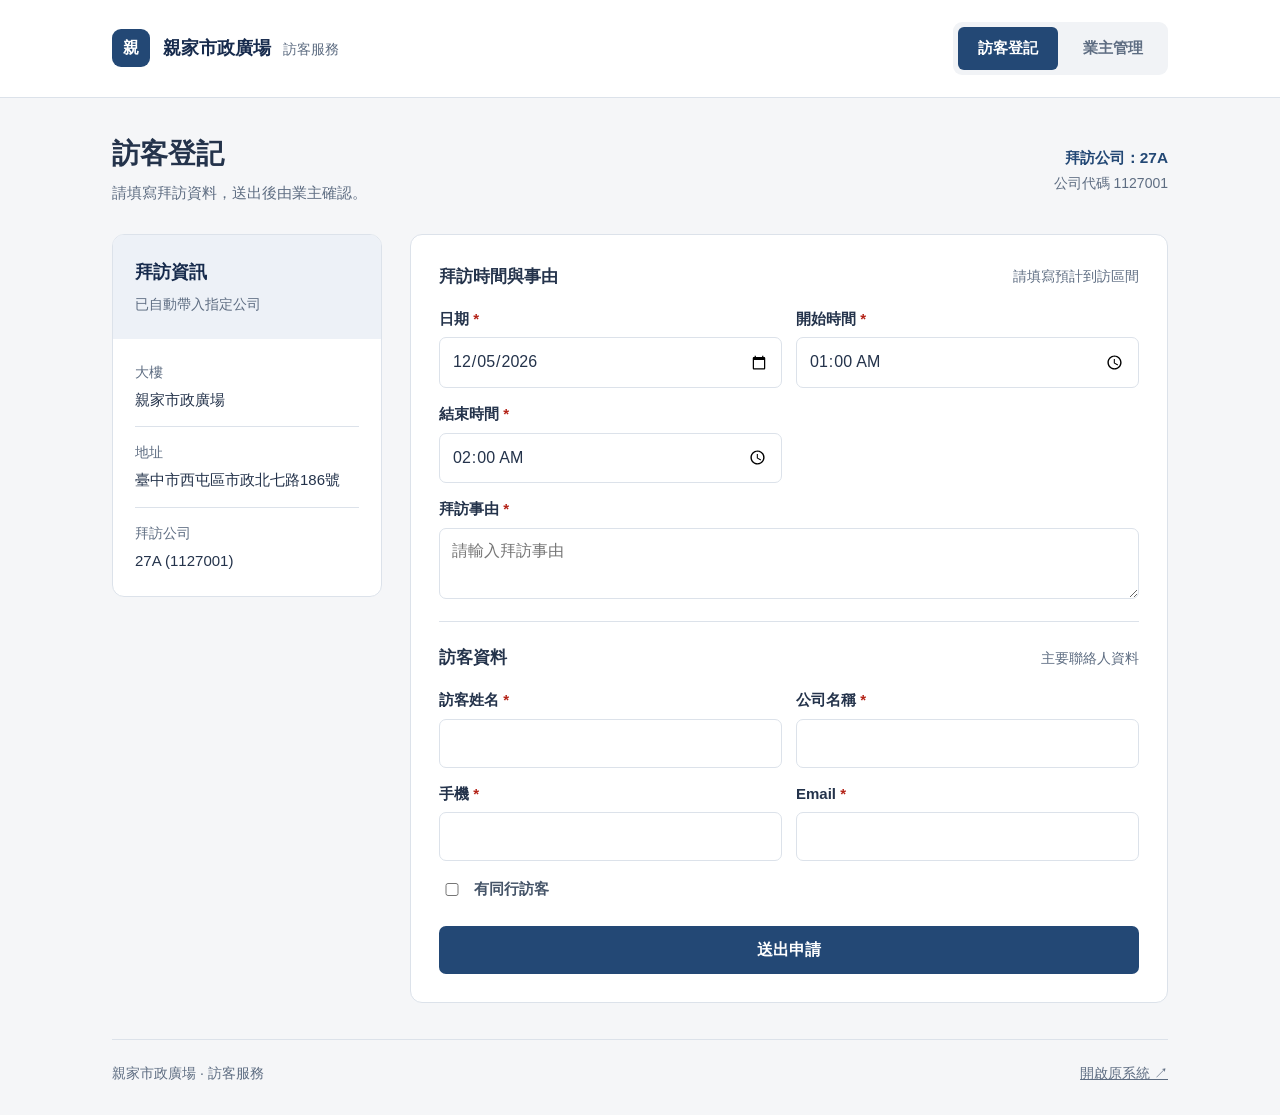
<file: index.html>
<!DOCTYPE html>
<html lang="zh-Hant">
<head>
  <meta charset="UTF-8">
  <meta name="viewport" content="width=device-width, initial-scale=1.0">
  <title>訪客登記｜親家市政廣場</title>
  <style>
    :root {
      color-scheme: light;
      --bg: #f4f7fb;
      --surface: #ffffff;
      --surface-2: #eef4f8;
      --text: #152033;
      --muted: #617084;
      --line: #d8e1ea;
      --field: #fbfcfe;
      --primary: #176b87;
      --primary-dark: #0f4c5c;
      --accent: #d56a3d;
      --danger: #bd2f2f;
      --success: #1f7a4d;
      --shadow: 0 18px 45px rgba(21, 32, 51, .09);
      --radius: 8px;
    }

    * { box-sizing: border-box; }

    body {
      margin: 0;
      min-height: 100vh;
      font-family: -apple-system, BlinkMacSystemFont, "Segoe UI", "Noto Sans TC", sans-serif;
      background:
        linear-gradient(180deg, rgba(23, 107, 135, .08), transparent 280px),
        var(--bg);
      color: var(--text);
    }

    button, input, select, textarea { font: inherit; }

    .page {
      width: min(1180px, 100%);
      margin: 0 auto;
      padding: 28px;
    }

    .topbar {
      display: flex;
      align-items: flex-end;
      justify-content: space-between;
      gap: 20px;
      margin-bottom: 18px;
    }

    .title-group h1 {
      margin: 0;
      font-size: clamp(1.5rem, 2.4vw, 2.3rem);
      line-height: 1.15;
      letter-spacing: 0;
    }

    .title-group p {
      margin: 8px 0 0;
      color: var(--muted);
      font-size: .96rem;
    }

    .company-pill {
      display: inline-flex;
      flex-direction: column;
      align-items: flex-end;
      gap: 2px;
      padding: 10px 14px;
      border: 1px solid rgba(23, 107, 135, .22);
      border-radius: var(--radius);
      background: rgba(255, 255, 255, .78);
      color: var(--primary-dark);
      white-space: nowrap;
    }

    .company-pill strong { font-size: .96rem; }
    .company-pill span { font-size: .8rem; color: var(--muted); }

    .layout {
      display: grid;
      grid-template-columns: 330px minmax(0, 1fr);
      gap: 20px;
      align-items: start;
    }

    .panel {
      background: var(--surface);
      border: 1px solid var(--line);
      border-radius: var(--radius);
      box-shadow: var(--shadow);
    }

    .summary {
      position: sticky;
      top: 18px;
      overflow: hidden;
    }

    .summary-head {
      padding: 20px;
      background: linear-gradient(135deg, var(--primary-dark), var(--primary));
      color: #fff;
    }

    .summary-head h2 {
      margin: 0;
      font-size: 1.14rem;
      letter-spacing: 0;
    }

    .summary-head p {
      margin: 6px 0 0;
      color: rgba(255, 255, 255, .78);
      font-size: .9rem;
    }

    .summary-list {
      display: grid;
      gap: 14px;
      padding: 18px 20px 20px;
    }

    .summary-item {
      display: grid;
      gap: 4px;
      padding-bottom: 14px;
      border-bottom: 1px solid var(--line);
    }

    .summary-item:last-child {
      padding-bottom: 0;
      border-bottom: 0;
    }

    .summary-item span {
      color: var(--muted);
      font-size: .78rem;
    }

    .summary-item strong {
      font-size: .98rem;
      font-weight: 700;
      overflow-wrap: anywhere;
    }

    .form-panel { padding: 22px; }

    .section {
      padding: 0 0 22px;
      margin-bottom: 22px;
      border-bottom: 1px solid var(--line);
    }

    .section:last-of-type {
      padding-bottom: 0;
      margin-bottom: 0;
      border-bottom: 0;
    }

    .section-title {
      display: flex;
      align-items: center;
      justify-content: space-between;
      gap: 16px;
      margin-bottom: 16px;
    }

    .section-title h2 {
      margin: 0;
      font-size: 1.05rem;
      letter-spacing: 0;
    }

    .section-title span {
      color: var(--muted);
      font-size: .82rem;
      white-space: nowrap;
    }

    .grid {
      display: grid;
      grid-template-columns: repeat(2, minmax(0, 1fr));
      gap: 14px;
    }

    .field { display: grid; gap: 6px; }
    .field.full { grid-column: 1 / -1; }

    label {
      color: #465569;
      font-size: .82rem;
      font-weight: 700;
    }

    .req { color: var(--danger); }

    input, select, textarea {
      width: 100%;
      min-height: 44px;
      border: 1px solid #cfd9e4;
      border-radius: var(--radius);
      background: var(--field);
      color: var(--text);
      padding: 10px 12px;
      outline: none;
      transition: border-color .18s ease, box-shadow .18s ease, background .18s ease;
    }

    textarea {
      min-height: 96px;
      line-height: 1.55;
      resize: vertical;
    }

    input:focus, select:focus, textarea:focus {
      border-color: var(--primary);
      background: #fff;
      box-shadow: 0 0 0 4px rgba(23, 107, 135, .13);
    }

    input[readonly] {
      background: #eef3f7;
      color: #44546a;
    }

    select:disabled {
      color: var(--muted);
      background: #eef3f7;
    }

    .inline-check {
      display: inline-flex;
      align-items: center;
      gap: 10px;
      margin-top: 16px;
      color: #465569;
      font-weight: 700;
    }

    .inline-check input {
      width: 18px;
      min-height: 18px;
      accent-color: var(--primary);
    }

    .companions {
      display: grid;
      gap: 12px;
      margin-top: 14px;
    }

    .visitor-card {
      position: relative;
      padding: 16px;
      border: 1px solid var(--line);
      border-radius: var(--radius);
      background: var(--surface-2);
    }

    .visitor-card h3 {
      margin: 0 34px 12px 0;
      font-size: .95rem;
    }

    .icon-button {
      position: absolute;
      top: 10px;
      right: 10px;
      width: 32px;
      height: 32px;
      border: 1px solid transparent;
      border-radius: var(--radius);
      background: transparent;
      color: var(--muted);
      cursor: pointer;
    }

    .icon-button:hover {
      border-color: rgba(189, 47, 47, .2);
      background: rgba(189, 47, 47, .08);
      color: var(--danger);
    }

    .secondary-button, .submit-button, .back-button {
      min-height: 46px;
      border: 0;
      border-radius: var(--radius);
      cursor: pointer;
      font-weight: 800;
    }

    .secondary-button {
      width: 100%;
      border: 1px dashed rgba(23, 107, 135, .45);
      background: #f7fbfd;
      color: var(--primary-dark);
    }

    .secondary-button:hover { background: #edf7fb; }

    .actions {
      display: grid;
      gap: 12px;
      margin-top: 22px;
    }

    .submit-button, .back-button {
      width: 100%;
      background: var(--primary);
      color: #fff;
    }

    .submit-button:hover, .back-button:hover { background: var(--primary-dark); }
    .submit-button:disabled { cursor: wait; opacity: .65; }

    .error {
      display: none;
      border: 1px solid rgba(189, 47, 47, .2);
      border-radius: var(--radius);
      background: #fff3f1;
      color: var(--danger);
      padding: 10px 12px;
      font-weight: 700;
    }

    .error.show { display: block; }

    .status {
      display: none;
      align-items: center;
      gap: 10px;
      color: var(--muted);
      font-weight: 700;
    }

    .status.show { display: flex; }

    .spinner {
      width: 20px;
      height: 20px;
      border: 3px solid #cdd8e2;
      border-top-color: var(--primary);
      border-radius: 50%;
      animation: spin .7s linear infinite;
    }

    .result {
      display: none;
      padding: 42px 22px;
      text-align: center;
    }

    .result.show { display: block; }

    .result-mark {
      width: 58px;
      height: 58px;
      display: grid;
      place-items: center;
      margin: 0 auto 16px;
      border-radius: 50%;
      background: rgba(31, 122, 77, .12);
      color: var(--success);
      font-size: 2rem;
      font-weight: 900;
    }

    .result h2 {
      margin: 0;
      color: var(--success);
      font-size: 1.35rem;
    }

    .result p {
      margin: 8px auto 22px;
      max-width: 420px;
      color: var(--muted);
    }

    .hidden { display: none !important; }

    @keyframes spin { to { transform: rotate(360deg); } }

    @media (max-width: 860px) {
      .page { padding: 18px; }
      .topbar { align-items: stretch; flex-direction: column; }
      .company-pill { align-items: flex-start; white-space: normal; }
      .layout { grid-template-columns: 1fr; }
      .summary { position: static; }
      .summary-list { grid-template-columns: repeat(2, minmax(0, 1fr)); }
    }

    @media (max-width: 620px) {
      .page { padding: 14px; }
      .form-panel { padding: 16px; }
      .summary-list, .grid { grid-template-columns: 1fr; }
      .section-title { align-items: flex-start; flex-direction: column; gap: 4px; }
      .section-title span { white-space: normal; }
    }
  </style>
<meta name="description" content="親家市政廣場訪客服務：訪客登記、業主登入與申請確認。"><link rel="icon" href="./favicon.svg" type="image/svg+xml"><link rel="stylesheet" href="./style.css"></head>
<body><header class="site-header"><div class="site-head-inner"><a class="site-brand" href="./index.html"><span class="brand-mark" aria-hidden="true">親</span><span>親家市政廣場<span class="brand-sub">訪客服務</span></span></a><nav class="site-nav" aria-label="服務分頁"><a href="./index.html" aria-current="page">訪客登記</a><a href="./owner.html">業主管理</a></nav></div></header>
  <main class="page">
    <header class="topbar">
      <div class="title-group">
        <h1>訪客登記</h1>
        <p>請填寫拜訪資料，送出後由業主確認。</p>
      </div>
      <div class="company-pill" aria-label="預設拜訪公司">
        <strong>拜訪公司：27A</strong>
        <span>公司代碼 1127001</span>
      </div>
    </header>

    <div class="layout" id="formSection">
      <aside class="panel summary">
        <div class="summary-head">
          <h2>拜訪資訊</h2>
          <p>已自動帶入指定公司</p>
        </div>
        <div class="summary-list">
          <div class="summary-item">
            <span>大樓</span>
            <strong>親家市政廣場</strong>
          </div>
          <div class="summary-item">
            <span>地址</span>
            <strong>臺中市西屯區市政北七路186號</strong>
          </div>
          <div class="summary-item">
            <span>拜訪公司</span>
            <strong id="summaryCompany">27A (1127001)</strong>
          </div>
        </div>
      </aside>

      <section class="panel form-panel">
        <form id="visitorForm" novalidate>
          <section class="section">
            <div class="section-title">
              <h2>拜訪時間與事由</h2>
              <span>請填寫預計到訪區間</span>
            </div>
            <div class="grid">
              <div class="field">
                <label for="visitDate">日期 <span class="req">*</span></label>
                <input id="visitDate" type="date" required>
              </div>
              <div class="field">
                <label for="startTime">開始時間 <span class="req">*</span></label>
                <input id="startTime" type="time" required>
              </div>
              <div class="field">
                <label for="endTime">結束時間 <span class="req">*</span></label>
                <input id="endTime" type="time" required>
              </div>
              <div class="field full">
                <label for="reason">拜訪事由 <span class="req">*</span></label>
                <textarea id="reason" maxlength="250" placeholder="請輸入拜訪事由" required></textarea>
              </div>
            </div>
          </section>

          <section class="section">
            <div class="section-title">
              <h2>訪客資料</h2>
              <span>主要聯絡人資料</span>
            </div>
            <div class="grid">
              <div class="field">
                <label for="visitorName">訪客姓名 <span class="req">*</span></label>
                <input id="visitorName" type="text" maxlength="20" autocomplete="name" required>
              </div>
              <div class="field">
                <label for="visitorCompany">公司名稱 <span class="req">*</span></label>
                <input id="visitorCompany" type="text" maxlength="20" autocomplete="organization" required>
              </div>
              <div class="field">
                <label for="visitorMobile">手機 <span class="req">*</span></label>
                <input id="visitorMobile" type="tel" inputmode="tel" autocomplete="tel" required>
              </div>
              <div class="field">
                <label for="visitorEmail">Email <span class="req">*</span></label>
                <input id="visitorEmail" type="email" autocomplete="email" required>
              </div>
            </div>

            <label class="inline-check">
              <input id="hasCompanions" type="checkbox">
              有同行訪客
            </label>

            <div id="companionsWrap" class="companions hidden">
              <div id="companionsList" class="companions"></div>
              <button class="secondary-button" id="addCompanion" type="button">新增同行訪客</button>
            </div>
          </section>

          <div class="actions">
            <div class="error" id="formError"></div>
            <div class="status" id="statusLine">
              <span class="spinner"></span>
              <span id="statusText">處理中</span>
            </div>
            <button class="submit-button" id="submitButton" type="submit">送出申請</button>
          </div>
        </form>
      </section>
    </div>

    <section class="panel result" id="resultSection">
      <div class="result-mark">✓</div>
      <h2>申請已送出</h2>
      <p>系統已收到訪客通行申請，請等待管理單位審核。</p>
      <button class="back-button" id="newApplication" type="button">填寫下一筆</button>
    </section>
  </main>

  <script>
    const API_BASE = 'https://vas-api.pss-group-prod.com/vas-pss/api/v1';
    const DEFAULT_VISIT = {
      buildingNo: 'IC0481',
      buildingName: '親家市政廣場',
      enterpriseId: '1127001',
      enterpriseName: '27A',
      enterpriseDisplay: '27A (1127001)',
      hostName: 'qr_code@wdkingtech.com',
      hostEmail: 'qr_code@wdkingtech.com'
    };

    let guestToken = '';
    let companionCount = 0;
    let isSubmitting = false;

    const $ = id => document.getElementById(id);
    const emailPattern = /^[^\s@]+@[^\s@]+\.[^\s@]+$/;

    function setStatus(message, active) {
      $('statusText').textContent = message;
      $('statusLine').classList.toggle('show', active);
      $('submitButton').disabled = active;
    }

    function showError(message) {
      $('formError').textContent = message;
      $('formError').classList.add('show');
    }

    function clearError() {
      $('formError').textContent = '';
      $('formError').classList.remove('show');
    }

    function pad2(number) {
      return String(number).padStart(2, '0');
    }

    function escapeHtml(value) {
      const div = document.createElement('div');
      div.textContent = value || '';
      return div.innerHTML;
    }

    function formatDateTime(date, time) {
      const value = new Date(`${date}T${time}:00`);
      return `${value.getFullYear()}-${pad2(value.getMonth() + 1)}-${pad2(value.getDate())} ${pad2(value.getHours())}:${pad2(value.getMinutes())}:00`;
    }

    async function apiFetch(path, options = {}) {
      const response = await fetch(`${API_BASE}/${path}`, {
        ...options,
        headers: {
          'Content-Type': 'application/json',
          ...(options.headers || {})
        }
      });
      const data = await response.json();
      if (!response.ok) throw new Error(data.ReturnMsg || `HTTP ${response.status}`);
      return data;
    }

    async function ensureGuestToken() {
      if (guestToken) return guestToken;
      const data = await apiFetch('vas/guest');
      if (data.ReturnCode !== '0' || !data.AccessToken) {
        throw new Error(data.ReturnMsg || '無法取得訪客權限');
      }
      guestToken = data.AccessToken;
      return guestToken;
    }

    function fillDefaultTime() {
      const now = new Date();
      const startHour = Math.min(now.getHours() + 1, 23);
      const endHour = Math.min(now.getHours() + 2, 23);
      $('visitDate').value = `${now.getFullYear()}-${pad2(now.getMonth()+1)}-${pad2(now.getDate())}`;
      $('startTime').value = `${pad2(startHour)}:00`;
      $('endTime').value = `${pad2(endHour)}:00`;
    }

    function addCompanionCard() {
      companionCount += 1;
      const card = document.createElement('div');
      card.className = 'visitor-card';
      card.dataset.companion = String(companionCount);
      card.innerHTML = `
        <button class="icon-button" type="button" aria-label="移除同行訪客">×</button>
        <h3>同行訪客 #${companionCount}</h3>
        <div class="grid">
          <div class="field">
            <label>姓名 <span class="req">*</span></label>
            <input class="companion-name" type="text" maxlength="20">
          </div>
          <div class="field">
            <label for="visitorCompany">公司名稱 <span class="req">*</span></label>
            <input class="companion-company" type="text" maxlength="20">
          </div>
          <div class="field">
            <label for="visitorMobile">手機 <span class="req">*</span></label>
            <input class="companion-mobile" type="tel" inputmode="tel">
          </div>
          <div class="field">
            <label for="visitorEmail">Email <span class="req">*</span></label>
            <input class="companion-email" type="email">
          </div>
        </div>
      `;
      card.querySelector('.icon-button').addEventListener('click', () => {
        card.remove();
        reindexCompanions();
      });
      $('companionsList').appendChild(card);
    }

    function reindexCompanions() {
      [...$('companionsList').querySelectorAll('.visitor-card')].forEach((card, index) => {
        card.querySelector('h3').textContent = `同行訪客 #${index + 1}`;
      });
      companionCount = $('companionsList').querySelectorAll('.visitor-card').length;
    }

    function collectCompanions(defaultCompany) {
      return [...$('companionsList').querySelectorAll('.visitor-card')]
        .map(card => ({
          VisitorName: card.querySelector('.companion-name').value.trim(),
          VisitorCompany: card.querySelector('.companion-company').value.trim() || defaultCompany,
          VisitorPhone: card.querySelector('.companion-mobile').value.trim(),
          VisitorEmail: card.querySelector('.companion-email').value.trim()
        }))
        .filter(visitor => visitor.VisitorName);
    }

    function validate(values) {
      if (!values.visitDate) return '請選擇日期';
      if (!values.startTime) return '請選擇開始時間';
      if (!values.endTime) return '請選擇結束時間';
      if (values.startTime >= values.endTime) return '結束時間必須晚於開始時間';
      if (!values.reason) return '請填寫拜訪事由';
      if (!values.visitorName) return '請填寫訪客姓名';
      if (!values.visitorCompany) return '請填寫訪客公司';
      if (!values.visitorMobile) return '請填寫訪客手機';
      if (!emailPattern.test(values.visitorEmail)) return '請填寫正確的訪客 Email';
      return '';
    }

    async function handleSubmit(event) {
      event.preventDefault();
      if (isSubmitting) return;
      clearError();

      const values = {
        visitDate: $('visitDate').value,
        startTime: $('startTime').value,
        endTime: $('endTime').value,
        reason: $('reason').value.trim(),
        visitorName: $('visitorName').value.trim(),
        visitorCompany: $('visitorCompany').value.trim(),
        visitorMobile: $('visitorMobile').value.trim(),
        visitorEmail: $('visitorEmail').value.trim()
      };

      const validationMessage = validate(values);
      if (validationMessage) {
        showError(validationMessage);
        return;
      }

      isSubmitting = true;
      setStatus('送出申請中', true);

      try {
        const token = await ensureGuestToken();
        const visitors = [{
          VisitorNo: 1,
          VisitorName: values.visitorName,
          VisitorCompany: values.visitorCompany,
          VisitorPhone: values.visitorMobile,
          VisitorEmail: values.visitorEmail
        }];

        if ($('hasCompanions').checked) {
          collectCompanions(values.visitorCompany).forEach(visitor => {
            visitors.push({ VisitorNo: visitors.length + 1, ...visitor });
          });
        }

        const payload = {
          ApplyNo: String(Date.now()),
          BuildingNo: DEFAULT_VISIT.buildingNo,
          EnterpriseId: DEFAULT_VISIT.enterpriseId,
          EmpName: DEFAULT_VISIT.hostName,
          EmpEmail: DEFAULT_VISIT.hostEmail,
          VisitorCompany: values.visitorCompany,
          VisitorCount: visitors.length,
          VisitorStartTime: formatDateTime(values.visitDate, values.startTime),
          VisitorEndTime: formatDateTime(values.visitDate, values.endTime),
          VisitorReason: values.reason,
          VisitorStatus: 'A',
          VisitorList: visitors
        };

        const result = await apiFetch('vas/visitor-application', {
          method: 'POST',
          body: JSON.stringify(payload),
          headers: { Authorization: `Bearer ${token}` }
        });

        if (result.ReturnCode !== '0') {
          throw new Error(result.ReturnMsg || '送出失敗');
        }

        $('formSection').classList.add('hidden');
        $('resultSection').classList.add('show');
        window.scrollTo({ top: 0, behavior: 'smooth' });
      } catch (error) {
        showError(`送出失敗：${error.message}`);
      } finally {
        isSubmitting = false;
        setStatus('', false);
      }
    }

    function resetForm() {
      $('visitorForm').reset();
      clearError();
      $('companionsList').innerHTML = '';
      $('companionsWrap').classList.add('hidden');
      companionCount = 0;
      fillDefaultTime();
      $('formSection').classList.remove('hidden');
      $('resultSection').classList.remove('show');
      window.scrollTo({ top: 0, behavior: 'smooth' });
    }

    $('hasCompanions').addEventListener('change', event => {
      const enabled = event.target.checked;
      $('companionsWrap').classList.toggle('hidden', !enabled);
      if (enabled && !$('companionsList').children.length) addCompanionCard();
      if (!enabled) {
        $('companionsList').innerHTML = '';
        companionCount = 0;
      }
    });

    $('addCompanion').addEventListener('click', addCompanionCard);
    $('visitorForm').addEventListener('submit', handleSubmit);
    $('newApplication').addEventListener('click', resetForm);

    $('summaryCompany').textContent = escapeHtml(DEFAULT_VISIT.enterpriseDisplay);
    fillDefaultTime();
  </script>
<footer class="site-footer"><span>親家市政廣場 · 訪客服務</span><a href="https://shanehuang-bit.github.io/qrcode/" target="_blank" rel="noopener noreferrer">開啟原系統 ↗</a></footer></body>
</html>
</file>
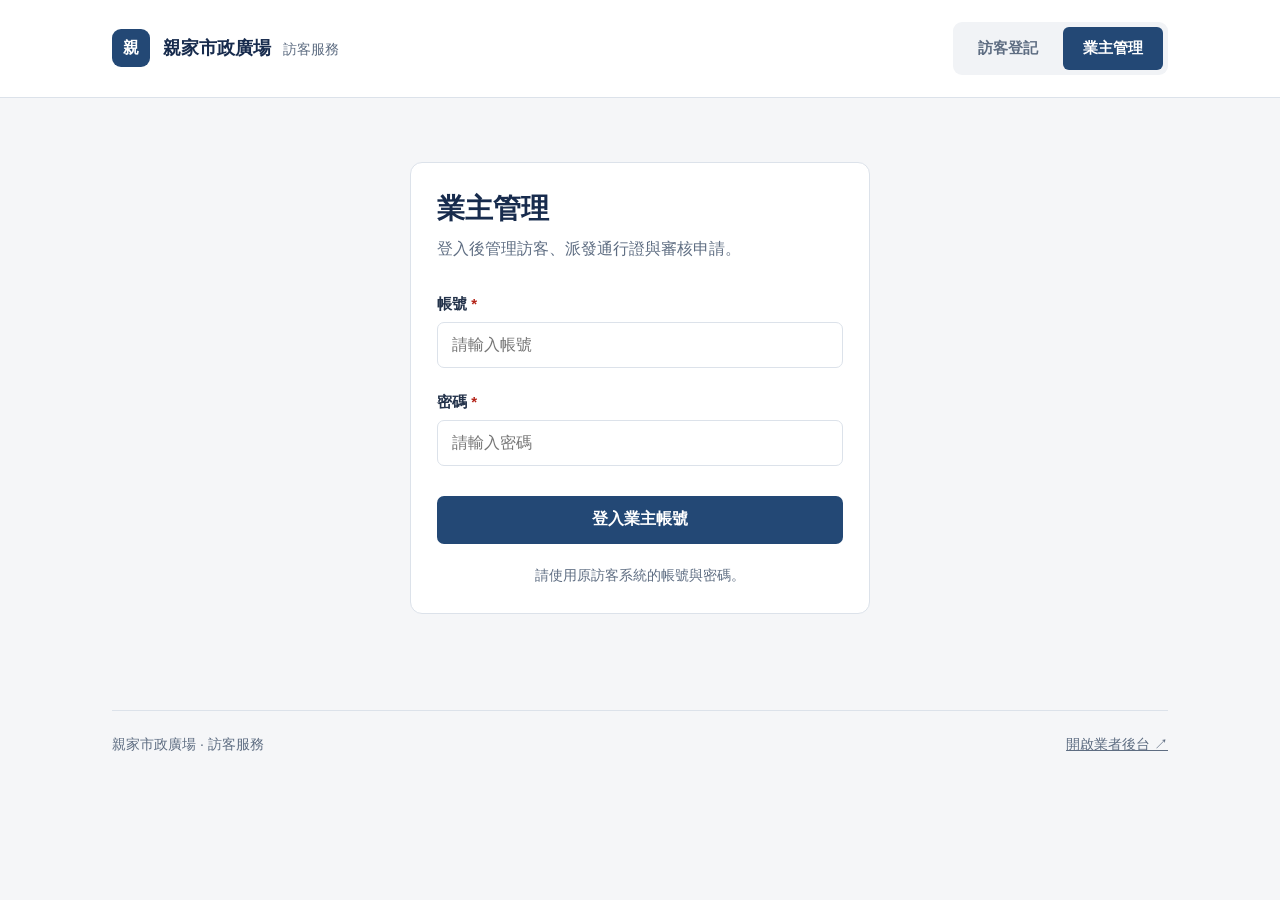
<file: owner.html>
<!DOCTYPE html>
<html lang="zh-TW" data-bs-theme="light">
<head>
<meta charset="UTF-8">
<meta name="viewport" content="width=device-width, initial-scale=1.0">
<title>業主管理｜親家市政廣場</title>
<style>
500;600;700&display=swap');
:root {
  --theme: #249d79;
  --bg: #1d2835;
  --bg-2: #232f3d;
  --bg-input: #1a2431;
  --border: #35434a;
  --text: #a8b6bc;
  --text-heading: #ffffff;
  --text-muted: #798e98;
  --danger: #e00000;
  --success: #148922;
}
*, *::before, *::after { box-sizing: border-box; margin: 0; padding: 0; }
body {
  font-family: 'Chakra Petch', 'Inter', sans-serif;
  background: radial-gradient(1200px 600px at 80% -10%, rgba(36,157,121,.12), transparent 60%),
              radial-gradient(900px 500px at 0% 110%, rgba(36,157,121,.08), transparent 55%), var(--bg);
  color: var(--text); min-height: 100vh;
}
.container { max-width: 960px; margin: 0 auto; padding: 24px; }

/* ===== Cards ===== */
.card {
  background: var(--bg-2); border: 1px solid var(--border); border-radius: 12px;
  box-shadow: 0 4px 20px rgba(0,0,0,.3); padding: 28px; margin-bottom: 20px;
  transition: box-shadow .2s;
}
.card:hover { box-shadow: 0 4px 24px rgba(0,0,0,.4); }

/* ===== Typography ===== */
h1 { font-size: 22px; font-weight: 700; letter-spacing: .5px; color: var(--text-heading); text-transform: uppercase; }
h2 {
  font-size: 13px; font-weight: 600; color: var(--text-heading); margin-bottom: 16px;
  padding-bottom: 10px; border-bottom: 1px solid var(--border);
  display: flex; align-items: center; gap: 8px; text-transform: uppercase; letter-spacing: .5px;
}
h2::before {
  content: ''; display: inline-block; width: 3px; height: 16px;
  background: var(--theme); border-radius: 2px; flex-shrink: 0; box-shadow: 0 0 6px rgba(36,157,121,.6);
}
.subtitle { font-size: 14px; color: var(--text-muted); margin-bottom: 24px; }

/* ===== Forms ===== */
.form-row { display: flex; gap: 12px; flex-wrap: wrap; }
.form-group { flex: 1; min-width: 180px; margin-bottom: 16px; }
.form-group.full { flex: 0 0 100%; }
label { display: block; font-size: 11px; font-weight: 600; color: var(--text-muted); margin-bottom: 5px; text-transform: uppercase; letter-spacing: .3px; }
label .req { color: var(--danger); }
input, select, textarea {
  width: 100%; padding: 10px 14px; border: 1px solid var(--border); border-radius: 10px;
  font-size: 14px; transition: all .2s; background: var(--bg-input); font-family: inherit;
  color: var(--text-heading);
}
input:hover, select:hover, textarea:hover { border-color: #44555e; }
input:focus, select:focus, textarea:focus {
  outline: none; border-color: var(--theme); box-shadow: 0 0 0 4px rgba(36,157,121,.15);
}
textarea { resize: vertical; min-height: 56px; line-height: 1.5; }
select {
  appearance: none; background-image: url("data:image/svg+xml,%3Csvg xmlns='http://www.w3.org/2000/svg' width='12' height='12' viewBox='0 0 24 24' fill='none' stroke='%23798e98' stroke-width='2.5' stroke-linecap='round' stroke-linejoin='round'%3E%3Cpolyline points='6 9 12 15 18 9'%3E%3C/polyline%3E%3C/svg%3E");
  background-repeat: no-repeat; background-position: right 12px center; padding-right: 36px; cursor: pointer;
}
select option { background: var(--bg-2); color: var(--text-heading); }
input[readonly] { opacity: .7; }

/* ===== Login ===== */
.login-section { text-align: center; max-width: 400px; margin: 60px auto; padding: 48px 36px; }
.login-section h1 { font-size: 26px; margin-bottom: 4px; }
.login-section .login-logo { width: 56px; height: 56px; margin: 0 auto 16px; background: var(--theme); border-radius: 16px; display: flex; align-items: center; justify-content: center; font-size: 28px; color: #fff; box-shadow: 0 4px 12px rgba(36,157,121,.3); }
.login-btn, .submit-btn {
  width: 100%; padding: 12px; border: none; border-radius: 10px;
  font-size: 15px; font-weight: 700; color: #fff;
  background: var(--theme); font-family: inherit; letter-spacing: .5px; text-transform: uppercase;
  cursor: pointer; transition: all .2s;
}
.login-btn:hover, .submit-btn:hover { transform: translateY(-1px); filter: brightness(1.1); box-shadow: 0 4px 12px rgba(36,157,121,.35); }
.login-btn:active, .submit-btn:active { transform: translateY(0); }
.login-btn:disabled, .submit-btn:disabled { opacity: .5; cursor: not-allowed; transform: none; box-shadow: none; }
.error-msg { color: var(--danger); font-size: 13px; margin-top: 8px; padding: 8px 12px; background: rgba(224,0,0,.12); border: 1px solid rgba(224,0,0,.35); border-radius: 8px; display: none; }
.error-msg:not(.hidden) { display: block; }
.success-msg { color: var(--success); font-size: 13px; margin-top: 8px; }

/* ===== Header bar ===== */
.header-bar {
  display: flex; align-items: center; justify-content: space-between; gap: 12px;
}
.header-left { display: flex; flex-direction: column; gap: 2px; }
.header-left h1 { font-size: 20px; }
.building-badge {
  display: inline-flex; align-items: center; gap: 6px;
  background: rgba(36,157,121,.15); border: 1px solid var(--theme); color: var(--theme);
  padding: 4px 12px; border-radius: 8px; font-size: 12px; font-weight: 600;
  letter-spacing: .3px;
}
.header-right { display: flex; align-items: center; gap: 12px; flex-shrink: 0; }
.user-badge {
  display: flex; align-items: center; gap: 8px; padding: 6px 14px 6px 10px;
  background: rgba(255,255,255,.04); border: 1px solid var(--border); border-radius: 10px; font-size: 13px; color: var(--text);
}
.user-avatar {
  width: 28px; height: 28px; background: var(--theme);
  border-radius: 8px; display: flex; align-items: center; justify-content: center;
  color: #fff; font-size: 13px; font-weight: 700;
}
.logout-btn {
  padding: 8px 16px; border: 1px solid var(--border); border-radius: 10px;
  background: transparent; font-size: 13px; font-weight: 600; color: var(--text); font-family: inherit;
  cursor: pointer; transition: all .2s;
}
.logout-btn:hover { border-color: var(--danger); color: var(--danger); background: rgba(224,0,0,.1); }

/* ===== Toggle ===== */
.toggle-row { display: flex; align-items: center; gap: 10px; margin-bottom: 14px; }
.toggle { position: relative; width: 44px; height: 24px; cursor: pointer; flex-shrink: 0; }
.toggle input { display: none; }
.toggle .slider {
  position: absolute; inset: 0; background: #44555e; border-radius: 12px; transition: .3s;
}
.toggle .slider::before {
  content: ''; position: absolute; left: 3px; top: 3px; width: 18px; height: 18px;
  background: #fff; border-radius: 50%; transition: .3s; box-shadow: 0 1px 3px rgba(0,0,0,.15);
}
.toggle input:checked + .slider { background: var(--theme); }
.toggle input:checked + .slider::before { transform: translateX(20px); }
.toggle-label { font-size: 14px; font-weight: 500; color: var(--text); }

/* ===== Additional visitors ===== */
.visitor-card {
  background: rgba(255,255,255,.03); border: 1px solid var(--border); border-radius: 12px;
  padding: 16px; margin-bottom: 12px; position: relative;
}
.visitor-card h4 { font-size: 13px; font-weight: 600; color: var(--theme); margin-bottom: 12px; }
.remove-btn {
  position: absolute; top: 10px; right: 10px; width: 28px; height: 28px;
  background: none; border: none; color: var(--text-muted); font-size: 16px; cursor: pointer;
  border-radius: 6px; display: flex; align-items: center; justify-content: center;
  transition: all .2s;
}
.remove-btn:hover { background: rgba(224,0,0,.12); color: var(--danger); }
.add-visitor-btn {
  padding: 10px 20px; border: 1px dashed var(--theme); border-radius: 10px;
  background: transparent; color: var(--theme); font-size: 13px; font-weight: 600;
  cursor: pointer; transition: all .2s; width: 100%; font-family: inherit;
}
.add-visitor-btn:hover { background: rgba(36,157,121,.1); }

/* ===== Loading ===== */
.loading-overlay {
  position: fixed; inset: 0; background: rgba(13,18,26,.7);
  backdrop-filter: blur(4px); display: flex; align-items: center;
  justify-content: center; z-index: 999; font-size: 15px; color: var(--text-heading);
}
.spinner {
  width: 36px; height: 36px; border: 3px solid #35434a; border-top-color: var(--theme);
  border-radius: 50%; animation: spin .7s linear infinite; margin-right: 14px;
}
@keyframes spin { to { transform: rotate(360deg); } }
.hidden { display: none !important; }

/* ===== Result ===== */
.result-card { text-align: center; padding: 48px 28px; }
.result-card .icon { font-size: 56px; margin-bottom: 16px; }
.result-card h2 { font-size: 22px; border: none; justify-content: center; color: var(--success); padding: 0; margin-bottom: 8px; }
.result-card h2::before { display: none; }
.result-card p { color: var(--text-muted); font-size: 14px; margin-bottom: 24px; }
.result-card .back-btn {
  padding: 12px 28px; border: none; border-radius: 10px;
  background: var(--theme); color: #fff; font-size: 14px; font-weight: 600; cursor: pointer;
  font-family: inherit; transition: all .2s;
}
.result-card .back-btn:hover { transform: translateY(-1px); filter: brightness(1.1); box-shadow: 0 4px 12px rgba(36,157,121,.35); }

/* ===== Split card ===== */
.split-card { display: flex; gap: 24px; align-items: flex-start; }
.split-card .split-panel { flex: 1; min-width: 0; }
.split-card .split-divider { width: 1px; background: linear-gradient(180deg, transparent, var(--border) 20%, var(--border) 80%, transparent); align-self: stretch; flex: 0 0 auto; }
.split-card .form-group { min-width: 0; }
.split-card .cascade-row .form-group { min-width: 0; flex: 1; }

/* ===== Cascade ===== */
.cascade-row { display: flex; gap: 8px; }
.cascade-row select { flex: 1; }

/* ===== Pending table ===== */
.table-wrap { overflow-x: auto; border-radius: 12px; border: 1px solid var(--border); }
.pending-table { width: 100%; border-collapse: collapse; font-size: 13px; }
.pending-table th {
  background: rgba(255,255,255,.04); padding: 12px 10px; text-align: left; font-weight: 600;
  color: var(--text-muted); font-size: 11px; text-transform: uppercase; letter-spacing: .5px;
  border-bottom: 1px solid var(--border); white-space: nowrap;
}
.pending-table td { padding: 12px 10px; border-bottom: 1px solid var(--border); vertical-align: middle; }
.pending-table tr:last-child td { border-bottom: none; }
.pending-table tr:hover td { background: rgba(255,255,255,.03); }
.pending-table .actions { display: flex; gap: 6px; }
.approve-btn, .reject-btn {
  padding: 6px 14px; border: none; border-radius: 8px; font-size: 12px;
  cursor: pointer; font-weight: 700; transition: all .15s; letter-spacing: .3px; font-family: inherit;
}
.approve-btn { background: rgba(20,137,34,.2); color: var(--success); }
.approve-btn:hover { background: rgba(20,137,34,.35); transform: translateY(-1px); }
.reject-btn { background: rgba(224,0,0,.15); color: var(--danger); }
.reject-btn:hover { background: rgba(224,0,0,.3); transform: translateY(-1px); }
.pending-header { display: flex; justify-content: space-between; align-items: center; margin-bottom: 16px; flex-wrap: wrap; gap: 8px; }
.pending-header h2 { margin-bottom: 0; }
.reload-btn {
  padding: 8px 16px; border: 1px solid var(--border); border-radius: 10px;
  background: transparent; font-size: 12px; font-weight: 600; cursor: pointer; font-family: inherit;
  color: var(--text); transition: all .2s;
}
.reload-btn:hover { border-color: var(--theme); color: var(--theme); background: rgba(36,157,121,.1); }
.empty-state { text-align: center; padding: 48px 20px; color: var(--text-muted); font-size: 14px; }

/* ===== Animations ===== */
@keyframes fadeIn { from { opacity: 0; transform: translateY(8px); } to { opacity: 1; transform: translateY(0); } }
.card { animation: fadeIn .35s ease-out; }
.card:nth-child(2) { animation-delay: .05s; }
.card:nth-child(3) { animation-delay: .1s; }

/* ===== Responsive ===== */
@media (max-width: 768px) {
  .container { padding: 16px; }
  .card { padding: 20px; }
  .form-row { gap: 8px; }
  .form-group { min-width: 100%; }
  .split-card { flex-direction: column; gap: 16px; }
  .split-card .split-divider { display: none; }
  .header-left h1 { font-size: 17px; }
  .header-right { flex-wrap: wrap; justify-content: flex-end; }
  .login-section { margin: 40px auto; padding: 36px 24px; }
}
</style>
<meta name="description" content="親家市政廣場訪客服務：訪客登記、業主登入與申請確認。"><link rel="icon" href="./favicon.svg" type="image/svg+xml"><link rel="stylesheet" href="./style.css"></head>
<body><header class="site-header"><div class="site-head-inner"><a class="site-brand" href="./index.html"><span class="brand-mark" aria-hidden="true">親</span><span>親家市政廣場<span class="brand-sub">訪客服務</span></span></a><nav class="site-nav" aria-label="服務分頁"><a href="./index.html">訪客登記</a><a href="./owner.html" aria-current="page">業主管理</a></nav></div></header>
<div class="container" id="app">
  <!-- Login Section -->
    <div id="loginSection" class="card login-section">
      <div class="login-logo">🏢</div>
      <h1>業主管理</h1>
      <p class="subtitle">登入後管理訪客、派發通行證與審核申請。</p>
      <div class="form-group">
        <label for="username">帳號 <span class="req">*</span></label>
        <input type="text" id="username" placeholder="請輸入帳號" autocomplete="username">
      </div>
      <div class="form-group">
        <label for="password">密碼 <span class="req">*</span></label>
        <input type="password" id="password" placeholder="請輸入密碼" autocomplete="current-password">
      </div>
      <div id="loginError" class="error-msg hidden"></div>
      <button id="loginBtn" class="login-btn">登入業主帳號</button><p class="login-note">請使用原訪客系統的帳號與密碼。</p>
    </div>

  <!-- Main Form Section (hidden until login) -->
  <div id="formSection" class="hidden">
    <div class="card" style="padding:20px 28px;">
      <div class="header-bar">
        <div class="header-left">
          <h1>業主管理</h1>
          <span class="building-badge">📍 親家市政廣場</span>
        </div>
        <div class="header-right">
          <div class="user-badge">
            <span class="user-avatar" id="userAvatar"></span>
            <span id="userDisplay"></span>
          </div>
          <button class="logout-btn" id="logoutBtn">登出</button>
        </div>
      </div>
    </div>

    <!-- Sections 1+2: Location + Host Info side by side -->
    <div class="card">
      <div class="split-card">
        <div class="split-panel">
          <h2>① 拜訪地點</h2>
          <div class="cascade-row">
            <div class="form-group">
              <label>縣市 <span class="req">*</span></label>
              <select id="citySelect"><option value="">請選擇縣市</option></select>
            </div>
            <div class="form-group">
              <label>行政區 <span class="req">*</span></label>
              <select id="districtSelect"><option value="">請先選擇縣市</option></select>
            </div>
          </div>
          <div class="cascade-row">
            <div class="form-group">
              <label>大樓 <span class="req">*</span></label>
              <select id="buildingSelect"><option value="">請先選擇行政區</option></select>
            </div>
            <div class="form-group">
              <label>拜訪公司 <span class="req">*</span></label>
              <select id="companySelect"><option value="">請先選擇大樓</option></select>
            </div>
          </div>
        </div>
        <div class="split-divider"></div>
        <div class="split-panel">
          <h2>② 拜訪對象（受訪人）</h2>
          <div class="form-group">
            <label>選擇受訪人</label>
            <select id="hostSelect" disabled><option value="">請先選擇拜訪公司</option></select>
          </div>
          <div class="form-group">
            <label>受訪人姓名</label>
            <input type="text" id="hostName" placeholder="自動帶入" readonly>
          </div>
          <div class="form-group">
            <label>受訪人 Email</label>
            <input type="email" id="hostEmail" placeholder="自動帶入" readonly>
          </div>
        </div>
      </div>
    </div>

    <!-- Sections 3+4: Visit Time/Reason + Visitor Info side by side -->
    <div class="card">
      <div class="split-card">
        <div class="split-panel">
          <h2>③ 拜訪時間與事由</h2>
          <div class="form-group">
            <label>日期 <span class="req">*</span></label>
            <input type="date" id="visitDate">
          </div>
          <div class="cascade-row">
            <div class="form-group">
              <label>開始時間 <span class="req">*</span></label>
              <input type="time" id="startTime">
            </div>
            <div class="form-group">
              <label>結束時間 <span class="req">*</span></label>
              <input type="time" id="endTime">
            </div>
          </div>
          <div class="form-group">
            <label>拜訪事由 <span class="req">*</span></label>
            <textarea id="reason" placeholder="請輸入拜訪事由" maxlength="250"></textarea>
          </div>
        </div>
        <div class="split-divider"></div>
        <div class="split-panel">
          <h2>④ 訪客資料</h2>
          <div class="form-group">
            <label>訪客姓名 <span class="req">*</span></label>
            <input type="text" id="visitorName" placeholder="請輸入姓名" maxlength="20">
          </div>
          <div class="form-group">
            <label>公司名稱 <span class="req">*</span></label>
            <input type="text" id="visitorCompany" placeholder="請輸入公司" maxlength="20">
          </div>
          <div class="cascade-row">
            <div class="form-group">
              <label>手機 <span class="req">*</span></label>
              <input type="tel" id="visitorMobile" placeholder="請輸入手機號碼">
            </div>
            <div class="form-group">
              <label>Email <span class="req">*</span></label>
              <input type="email" id="visitorEmail" placeholder="請輸入 Email">
            </div>
          </div>
          <div class="toggle-row">
            <label class="toggle">
              <input type="checkbox" id="toggleAdditional">
              <span class="slider"></span>
            </label>
            <span class="toggle-label">有同行訪客</span>
          </div>
          <div id="additionalSection" class="hidden">
            <div id="additionalList"></div>
            <button id="addVisitorBtn" class="add-visitor-btn">＋ 新增同行訪客</button>
          </div>
        </div>
      </div>
    </div>

    <!-- Submit -->
    <div class="card" style="text-align:center;">
      <div id="formError" class="error-msg hidden"></div>
      <p class="dispatch-note">送出後會核准此筆申請，並由原系統發送通行通知給訪客。</p><button id="submitBtn" class="submit-btn">派發通行證</button>
    </div>

    <!-- Section 5: Pending Review -->
    <div class="card" id="pendingSection">
      <div class="pending-header">
        <h2 style="border:none;padding:0;margin:0;">待審核申請</h2>
        <button id="reloadPendingBtn" class="reload-btn">重新整理</button>
      </div>
      <div id="pendingLoading" class="hidden" style="text-align:center;padding:12px;color:#718096;font-size:13px;">載入中...</div>
      <div id="pendingContent"></div>
    </div>
  </div>

  <!-- Loading -->
  <div id="loadingOverlay" class="loading-overlay hidden">
    <div class="spinner"></div>
    <span id="loadingText">處理中...</span>
  </div>

  <!-- Success Result -->
  <div id="resultSection" class="hidden">
    <div class="card result-card">
      <div class="icon">✅</div>
      <h2>申請已送出</h2>
      <p id="resultMsg">等待審核中，請稍候。</p>
      <button class="back-btn" id="newAppBtn">填寫下一筆</button>
    </div>
  </div>
</div>

<script>
// ============== Constants ==============
const API_BASE = 'https://vas-api.pss-group-prod.com/vas-pss/api/v1';

// Taiwan cities & districts
const CITIES = {
  Taipei: '臺北市', NewTaipeiCity: '新北市', Taoyuan: '桃園市',
  HsinchuCounty: '新竹縣', HsinchuCity: '新竹市',
  Taichung: '臺中市', Tainan: '臺南市', Kaohsiung: '高雄市'
};
const DISTRICTS = {
  NewTaipeiCity: ['Shimen','Sanzhi','Jinshan','Tamsui','Wanli','Xizhi','Ruifang','Gongliao','Pingxi','Shuangxi','Pinglin','Shiding','Xindian','Wulai','Yonghe','Zhonghe','Tucheng','Sanxia','Shulin','Yingge','Banqiao','Sanchong','Xinzhuang','Taishan','Luzhou','Linkou','Wugu','Shenkeng','Bali'],
  Taipei: ['Beitou','Shilin','Neihu','Zhongshan','Datong','Songshan','Wenshan','Xinyi',"Da'an",'Zhongzheng','Wanhua','Nangang'],
  Taoyuan: ['Xinwu','Guanyin','Dayuan','Luzhu','Guishan','Taoyuan','Zhongli','Yangmei','Pingzhen','Bade','Longtan','Fuxing','Daxi'],
  HsinchuCounty: ['Xinfeng','Hukou','Zhubei','Xinpu','Guansi','Qionglin','Hengshan','Zhudong','Baoshan','Emei','Beipu','Wufeng','Jianshi'],
  HsinchuCity: ['HsinchuCity'],
  Taichung: ['Central','East','South','West','North','Beitun','Xitun','Nantun','Taiping','Dali','Wufeng','Wuri','Fengyuan','Houli','Shigang','Dongshi','Xinshe','Tanzi','Daya','Shengang','Dadu','Shalu','Longjing','Wuchi','Qingshui','Dajia','Waipu','Daan'],
  Tainan: ['East','North','South','Central and Western','Anping','Annanz','Yongkang','Guiren','Xinhua','Zuoquan','Yujing','Nanshi','Nanhua','Rende','Guanmiao','Longqi','Guantian','Madou','Jiali','Xigang','Qigu','Jiangjun','Xuejia','Beimen','Xinying','Houbih','Baihe','Dongshan','Liujia','Xiyaying','Liuqing','Yanshui','Shanhua','Danei','Shanshang','Xinshi','Anding'],
  Kaohsiung: ['Xinxing','Qianjin','Lingya','Yancheng','Gushan','Cijin','Qianzhen','Sanmin','Nanzih','Xiaogang','Zuoying','Renwu','Dashu','Gangshan','Luzhu','Alian','Tianliao','Yanchao','Qiaotou','Ziguan','Mizhou','Yongan','Hunei','Fengshan','Daliao','Linyuan','Niaosong','Dashi','Qishan','Meinong','Liugui','Neimen','Shanlin','Jiaxian','Taoyuan','Namasha','Maolin','Qieding']
};
const DISTRICT_LABELS = {
  "Da'an":"大安","Zhongzheng":"中正","Xinyi":"信義","Songshan":"松山","Wenshan":"文山","Nangang":"南港","Wanhua":"萬華","Datong":"大同","Zhongshan":"中山","Shilin":"士林","Beitou":"北投","Neihu":"內湖",
  "Banqiao":"板橋","Xinzhuang":"新莊","Zhonghe":"中和","Yonghe":"永和","Xindian":"新店","Tucheng":"土城","Sanchong":"三重","Shulin":"樹林","Xizhi":"汐止","Tamsui":"淡水","Linkou":"林口","Luzhou":"蘆洲","Taishan":"泰山","Yingge":"鶯歌","Sanxia":"三峽","Ruifang":"瑞芳","Bali":"八里","Shenkeng":"深坑","Wugu":"五股","Pinglin":"坪林","Shiding":"石碇","Wanli":"萬里","Jinshan":"金山","Gongliao":"貢寮","Shuangxi":"雙溪","Pingxi":"平溪","Wulai":"烏來","Sanzhi":"三芝","Shimen":"石門",
  "Taoyuan":"桃園","Zhongli":"中壢","Guishan":"龜山","Dayuan":"大園","Luzhu":"蘆竹","Bade":"八德","Pingzhen":"平鎮","Yangmei":"楊梅","Longtan":"龍潭","Daxi":"大溪","Guanyin":"觀音","Xinwu":"新屋","Fuxing":"復興",
  "Zhubei":"竹北","Zhudong":"竹東","Hukou":"湖口","Xinfeng":"新豐","Xinpu":"新埔","Guansi":"關西","Qionglin":"芎林","Baoshan":"寶山","Beipu":"北埔","Emei":"峨眉","Wufeng":"五峰","Hengshan":"橫山","Jianshi":"尖石",
  "HsinchuCity":"新竹市",
  "North":"北區","South":"南區","East":"東區","West":"西區","Central":"中區","Beitun":"北屯","Xitun":"西屯","Nantun":"南屯","Taiping":"太平","Dali":"大里","Wufeng":"霧峰","Wuri":"烏日","Fengyuan":"豐原","Houli":"后里","Shigang":"石岡","Dongshi":"東勢","Xinshe":"新社","Tanzi":"潭子","Daya":"大雅","Shengang":"神岡","Dadu":"大肚","Shalu":"沙鹿","Longjing":"龍井","Wuchi":"梧棲","Qingshui":"清水","Dajia":"大甲","Waipu":"外埔","Daan":"大安",
  "Yongkang":"永康","Guiren":"歸仁","Xinhua":"新化","Zuoquan":"左鎮","Yujing":"玉井","Nanshi":"南化","Nanhua":"南化","Rende":"仁德","Guanmiao":"關廟","Longqi":"龍崎","Guantian":"官田","Madou":"麻豆","Jiali":"佳里","Xigang":"西港","Qigu":"七股","Jiangjun":"將軍","Xuejia":"學甲","Beimen":"北門","Xinying":"新營","Houbih":"後壁","Baihe":"白河","Dongshan":"東山","Liujia":"柳營","Xiyaying":"西甲","Liuqing":"六甲","Yanshui":"鹽水","Shanhua":"善化","Danei":"大內","Shanshang":"山上","Xinshi":"新市","Anding":"安定","Anping":"安平","Annanz":"安南",
  "Xinxing":"新興","Qianjin":"前金","Lingya":"苓雅","Yancheng":"鹽埕","Gushan":"鼓山","Cijin":"旗津","Qianzhen":"前鎮","Sanmin":"三民","Nanzih":"楠梓","Xiaogang":"小港","Zuoying":"左營","Renwu":"仁武","Dashu":"大樹","Gangshan":"岡山","Alian":"阿蓮","Tianliao":"田寮","Yanchao":"燕巢","Qiaotou":"橋頭","Ziguan":"梓官","Mizhou":"彌陀","Yongan":"永安","Hunei":"湖內","Fengshan":"鳳山","Daliao":"大寮","Linyuan":"林園","Niaosong":"鳥松","Dashi":"大社","Qishan":"旗山","Meinong":"美濃","Liugui":"六龜","Neimen":"內門","Shanlin":"杉林","Jiaxian":"甲仙","Taoyuan":"桃源","Namasha":"那瑪夏","Maolin":"茂林","Qieding":"茄萣",
  "Central and Western":"中西區"
};
const DISTRICT_KEYS = {
  "Central and Western": "Central and Western"
};
// Postal code lookup (city/district mapping)
const POSTAL_MAP = {
  100:{city:"Taipei",district:"Zhongzheng"},103:{city:"Taipei",district:"Datong"},104:{city:"Taipei",district:"Zhongshan"},105:{city:"Taipei",district:"Songshan"},106:{city:"Taipei",district:"Da'an"},108:{city:"Taipei",district:"Wanhua"},110:{city:"Taipei",district:"Xinyi"},111:{city:"Taipei",district:"Shilin"},112:{city:"Taipei",district:"Beitou"},114:{city:"Taipei",district:"Neihu"},115:{city:"Taipei",district:"Nangang"},116:{city:"Taipei",district:"Wenshan"},
  207:{city:"NewTaipeiCity",district:"Wanli"},208:{city:"NewTaipeiCity",district:"Jinshan"},220:{city:"NewTaipeiCity",district:"Banqiao"},221:{city:"NewTaipeiCity",district:"Xizhi"},222:{city:"NewTaipeiCity",district:"Shenkeng"},223:{city:"NewTaipeiCity",district:"Shiding"},224:{city:"NewTaipeiCity",district:"Ruifang"},226:{city:"NewTaipeiCity",district:"Pingxi"},227:{city:"NewTaipeiCity",district:"Shuangxi"},228:{city:"NewTaipeiCity",district:"Gongliao"},231:{city:"NewTaipeiCity",district:"Xindian"},232:{city:"NewTaipeiCity",district:"Pinglin"},233:{city:"NewTaipeiCity",district:"Wulai"},234:{city:"NewTaipeiCity",district:"Yonghe"},235:{city:"NewTaipeiCity",district:"Zhonghe"},236:{city:"NewTaipeiCity",district:"Tucheng"},237:{city:"NewTaipeiCity",district:"Sanxia"},238:{city:"NewTaipeiCity",district:"Shulin"},239:{city:"NewTaipeiCity",district:"Yingge"},241:{city:"NewTaipeiCity",district:"Sanchong"},242:{city:"NewTaipeiCity",district:"Xinzhuang"},243:{city:"NewTaipeiCity",district:"Taishan"},244:{city:"NewTaipeiCity",district:"Linkou"},247:{city:"NewTaipeiCity",district:"Luzhou"},248:{city:"NewTaipeiCity",district:"Wugu"},249:{city:"NewTaipeiCity",district:"Bali"},251:{city:"NewTaipeiCity",district:"Tamsui"},252:{city:"NewTaipeiCity",district:"Sanzhi"},253:{city:"NewTaipeiCity",district:"Shimen"},
  300:{city:"HsinchuCity",district:"HsinchuCity"},
  302:{city:"HsinchuCounty",district:"Zhubei"},303:{city:"HsinchuCounty",district:"Hukou"},304:{city:"HsinchuCounty",district:"Xinfeng"},305:{city:"HsinchuCounty",district:"Xinpu"},306:{city:"HsinchuCounty",district:"Guansi"},307:{city:"HsinchuCounty",district:"Qionglin"},308:{city:"HsinchuCounty",district:"Baoshan"},310:{city:"HsinchuCounty",district:"Zhudong"},311:{city:"HsinchuCounty",district:"Wufeng"},312:{city:"HsinchuCounty",district:"Hengshan"},313:{city:"HsinchuCounty",district:"Jianshi"},314:{city:"HsinchuCounty",district:"Beipu"},315:{city:"HsinchuCounty",district:"Emei"},
  320:{city:"Taoyuan",district:"Zhongli"},324:{city:"Taoyuan",district:"Pingzhen"},325:{city:"Taoyuan",district:"Longtan"},326:{city:"Taoyuan",district:"Yangmei"},327:{city:"Taoyuan",district:"Xinwu"},328:{city:"Taoyuan",district:"Guanyin"},330:{city:"Taoyuan",district:"Taoyuan"},333:{city:"Taoyuan",district:"Guishan"},334:{city:"Taoyuan",district:"Bade"},335:{city:"Taoyuan",district:"Daxi"},336:{city:"Taoyuan",district:"Fuxing"},337:{city:"Taoyuan",district:"Dayuan"},338:{city:"Taoyuan",district:"Luzhu"},
  400:{city:"Taichung",district:"Central"},401:{city:"Taichung",district:"East"},402:{city:"Taichung",district:"South"},403:{city:"Taichung",district:"West"},404:{city:"Taichung",district:"North"},406:{city:"Taichung",district:"Beitun"},407:{city:"Taichung",district:"Xitun"},408:{city:"Taichung",district:"Nantun"},411:{city:"Taichung",district:"Taiping"},412:{city:"Taichung",district:"Dali"},413:{city:"Taichung",district:"Wufeng"},414:{city:"Taichung",district:"Wuri"},420:{city:"Taichung",district:"Fengyuan"},421:{city:"Taichung",district:"Houli"},422:{city:"Taichung",district:"Shigang"},423:{city:"Taichung",district:"Dongshi"},426:{city:"Taichung",district:"Xinshe"},427:{city:"Taichung",district:"Tanzi"},428:{city:"Taichung",district:"Daya"},429:{city:"Taichung",district:"Shengang"},432:{city:"Taichung",district:"Dadu"},433:{city:"Taichung",district:"Shalu"},434:{city:"Taichung",district:"Longjing"},435:{city:"Taichung",district:"Wuchi"},436:{city:"Taichung",district:"Qingshui"},437:{city:"Taichung",district:"Dajia"},438:{city:"Taichung",district:"Waipu"},439:{city:"Taichung",district:"Daan"},
  700:{city:"Tainan",district:"Central and Western"},701:{city:"Tainan",district:"East"},702:{city:"Tainan",district:"South"},704:{city:"Tainan",district:"North"},708:{city:"Tainan",district:"Anping"},709:{city:"Tainan",district:"Annanz"},710:{city:"Tainan",district:"Yongkang"},711:{city:"Tainan",district:"Guiren"},712:{city:"Tainan",district:"Xinhua"},713:{city:"Tainan",district:"Zuoquan"},714:{city:"Tainan",district:"Yujing"},715:{city:"Tainan",district:"Nanshi"},716:{city:"Tainan",district:"Nanhua"},717:{city:"Tainan",district:"Rende"},718:{city:"Tainan",district:"Guanmiao"},719:{city:"Tainan",district:"Longqi"},720:{city:"Tainan",district:"Guantian"},721:{city:"Tainan",district:"Madou"},722:{city:"Tainan",district:"Jiali"},723:{city:"Tainan",district:"Xigang"},724:{city:"Tainan",district:"Qigu"},725:{city:"Tainan",district:"Jiangjun"},726:{city:"Tainan",district:"Xuejia"},727:{city:"Tainan",district:"Beimen"},730:{city:"Tainan",district:"Xinying"},731:{city:"Tainan",district:"Houbih"},732:{city:"Tainan",district:"Baihe"},733:{city:"Tainan",district:"Dongshan"},734:{city:"Tainan",district:"Liujia"},735:{city:"Tainan",district:"Xiyaying"},736:{city:"Tainan",district:"Liuqing"},737:{city:"Tainan",district:"Yanshui"},741:{city:"Tainan",district:"Shanhua"},742:{city:"Tainan",district:"Danei"},743:{city:"Tainan",district:"Shanshang"},744:{city:"Tainan",district:"Xinshi"},745:{city:"Tainan",district:"Anding"},
  800:{city:"Kaohsiung",district:"Xinxing"},801:{city:"Kaohsiung",district:"Qianjin"},802:{city:"Kaohsiung",district:"Lingya"},803:{city:"Kaohsiung",district:"Yancheng"},804:{city:"Kaohsiung",district:"Gushan"},805:{city:"Kaohsiung",district:"Cijin"},806:{city:"Kaohsiung",district:"Qianzhen"},807:{city:"Kaohsiung",district:"Sanmin"},811:{city:"Kaohsiung",district:"Nanzih"},812:{city:"Kaohsiung",district:"Xiaogang"},813:{city:"Kaohsiung",district:"Zuoying"},814:{city:"Kaohsiung",district:"Renwu"},815:{city:"Kaohsiung",district:"Dashu"},820:{city:"Kaohsiung",district:"Gangshan"},821:{city:"Kaohsiung",district:"Luzhu"},822:{city:"Kaohsiung",district:"Alian"},823:{city:"Kaohsiung",district:"Tianliao"},824:{city:"Kaohsiung",district:"Yanchao"},825:{city:"Kaohsiung",district:"Qiaotou"},826:{city:"Kaohsiung",district:"Ziguan"},827:{city:"Kaohsiung",district:"Mizhou"},828:{city:"Kaohsiung",district:"Yongan"},829:{city:"Kaohsiung",district:"Hunei"},830:{city:"Kaohsiung",district:"Fengshan"},831:{city:"Kaohsiung",district:"Daliao"},832:{city:"Kaohsiung",district:"Linyuan"},833:{city:"Kaohsiung",district:"Niaosong"},840:{city:"Kaohsiung",district:"Dashi"},842:{city:"Kaohsiung",district:"Qishan"},843:{city:"Kaohsiung",district:"Meinong"},844:{city:"Kaohsiung",district:"Liugui"},845:{city:"Kaohsiung",district:"Neimen"},846:{city:"Kaohsiung",district:"Shanlin"},847:{city:"Kaohsiung",district:"Jiaxian"},848:{city:"Kaohsiung",district:"Taoyuan"},849:{city:"Kaohsiung",district:"Namasha"},851:{city:"Kaohsiung",district:"Maolin"},852:{city:"Kaohsiung",district:"Qieding"}
};

// District labels mapping for display
const DISTRICT_DISPLAY = {};
for (const [city, dists] of Object.entries(DISTRICTS)) {
  for (const d of dists) {
    DISTRICT_DISPLAY[d] = DISTRICT_LABELS[d] || d;
  }
}

// ============== Default Location ==============
const DEFAULTS = {
  city: 'Taichung',
  district: 'Xitun',
  buildingName: '親家市政廣場'
};

// ============== State ==============
let guestToken = null;
let authToken = null;
let authUser = null;
let buildings = [];
let companies = [];
let reviewers = [];
let additionalVisitors = [];
let isSubmitting = false;
let pendingCompanyEid = null;

// ============== DOM refs ==============
const $ = id => document.getElementById(id);
const loginSection = $('loginSection');
const formSection = $('formSection');
const resultSection = $('resultSection');
const loadingOverlay = $('loadingOverlay');
const loadingText = $('loadingText');

// ============== helpers ==============
function showLoading(msg = '處理中...') {
  loadingText.textContent = msg;
  loadingOverlay.classList.remove('hidden');
}
function hideLoading() { loadingOverlay.classList.add('hidden'); }
function showError(el, msg) { el.textContent = msg; el.classList.remove('hidden'); }
function hideError(el) { el.classList.add('hidden'); }

function pad2(n) { return String(n).padStart(2, '0'); }

// ============== API helpers ==============
async function apiFetch(path, options = {}) {
  const url = `${API_BASE}/${path}`;
  const res = await fetch(url, {
    signal: AbortSignal.timeout(25000),
    ...options,
    headers: {
      'Content-Type': 'application/json',
      ...(options.headers || {})
    }
  });
  const data = await res.json();
  if (!res.ok) throw new Error(data.ReturnMsg || `HTTP ${res.status}`);
  if (data.ReturnCode !== undefined && String(data.ReturnCode) !== '0') throw new Error(data.ReturnMsg || '系統未完成要求，請稍後重試');
  return data;
}

// ============== Login ==============
async function handleLogin() {
  const username = $('username').value.trim();
  const password = $('password').value.trim();
  const errEl = $('loginError');
  hideError(errEl);
  if (!username || !password) { showError(errEl, '請輸入帳號與密碼'); return; }
  showLoading('登入中...');
  try {
    const data = await apiFetch('vas/company-staff/login', {
      method: 'POST',
      body: JSON.stringify({ username, password })
    });
    if (data.ReturnCode !== '0') { showError(errEl, data.ReturnMsg || '登入失敗'); hideLoading(); return; }
    authToken = data.Data.token;
    authUser = {
      username,
      displayName: data.Data.display_name,
      enterpriseIds: Array.isArray(data.Data.enterprise_ids) ? data.Data.enterprise_ids : [data.Data.enterprise_ids],
      buildingNo: data.Data.building_no
    };
    hideLoading();
    // Get guest token
    await initGuestToken();
    await enterForm();
  } catch (e) {
    hideLoading();
    showError(errEl, '登入失敗：' + e.message);
  }
}

async function initGuestToken() {
  try {
    const data = await apiFetch('vas/guest');
    if (data.ReturnCode === '0' && data.AccessToken) {
      guestToken = data.AccessToken;
    }
  } catch (e) {
    console.warn('Failed to get guest token, will retry before submit', e);
  }
}

async function enterForm() {
  loginSection.classList.add('hidden');
  formSection.classList.remove('hidden');
  const name = authUser.displayName || authUser.username;
  $('userDisplay').textContent = name;
  $('userAvatar').textContent = name.charAt(0).toUpperCase();
  $('password').value = '';
  await initForm();
  initializeManagement();
  loadPendingApplications();
}

function handleLogout() {
  authToken = null;
  authUser = null;
  guestToken = null;
  resetManagement();
  formSection.classList.add('hidden');
  resultSection.classList.add('hidden');
  loginSection.classList.remove('hidden');
  $('username').value = '';
  $('password').value = '';
}

// ============== Form Initialization ==============
async function initForm() {
  // Set default date/time
  const now = new Date();
  $('visitDate').value = `${now.getFullYear()}-${pad2(now.getMonth()+1)}-${pad2(now.getDate())}`;
  $('startTime').value = `${pad2(Math.min(now.getHours() + 1, 22))}:${pad2(0)}`;
  $('endTime').value = `${pad2(Math.min(now.getHours() + 2, 23))}:${pad2(0)}`;
  // Default values
  $('reason').value = '洽公';
  $('visitorCompany').value = '';
  $('visitorEmail').value = '';

  // Populate cities
  const citySel = $('citySelect');
  citySel.innerHTML = '<option value="">請選擇縣市</option>';
  for (const [key, label] of Object.entries(CITIES)) {
    citySel.innerHTML += `<option value="${key}">${label}</option>`;
  }

  // Load buildings then set defaults
  await loadBuildings();
  setDefaultLocation();
}

function setDefaultLocation() {
  pendingCompanyEid = authUser?.enterpriseIds?.[0] || null;
  // Set city to default
  $('citySelect').value = DEFAULTS.city;
  $('citySelect').dispatchEvent(new Event('change'));

  // Set district to default
  $('districtSelect').value = DEFAULTS.district;
  $('districtSelect').dispatchEvent(new Event('change'));

  // Find and select the default building by name (or by authUser.buildingNo)
  const bldNo = authUser?.buildingNo;
  const bld = bldNo ? buildings.find(b => b.BuildingNo === bldNo) : buildings.find(b => b.BuildingName.includes(DEFAULTS.buildingName));
  if (bld) {
    $('buildingSelect').value = bld.BuildingNo;
    $('buildingSelect').dispatchEvent(new Event('change'));
  }
  // Set pending company from logged-in account's enterprise_ids
  if (authUser?.enterpriseIds?.length) {
    pendingCompanyEid = authUser.enterpriseIds[0];
  }
}

async function loadBuildings() {
  if (!guestToken) await initGuestToken();
  if (!guestToken) return;
  try {
    const data = await apiFetch('vas/building-data/get_all', {
      method: 'POST',
      body: JSON.stringify({ username: 'admin' }),
      headers: { Authorization: `Bearer ${guestToken}` }
    });
    if (data.ReturnCode === '0' && data.DataList) {
      buildings = data.DataList;
    }
  } catch (e) {
    console.error('loadBuildings error', e);
  }
}

// ============== Cascade Selectors ==============
$('citySelect').addEventListener('change', function() {
  const city = this.value;
  const distSel = $('districtSelect');
  distSel.innerHTML = '<option value="">請選擇行政區</option>';
  $('buildingSelect').innerHTML = '<option value="">請先選擇行政區</option>';
  $('companySelect').innerHTML = '<option value="">請先選擇大樓</option>';
  $('hostSelect').innerHTML = '<option value="">請先選擇拜訪公司</option>';
  $('hostSelect').disabled = true;
  reviewers = [];
  $('hostName').value = '';
  $('hostEmail').value = '';
  if (!city) return;
  const dists = DISTRICTS[city] || [];
  for (const d of dists) {
    distSel.innerHTML += `<option value="${d}">${DISTRICT_DISPLAY[d] || d}</option>`;
  }
});

$('districtSelect').addEventListener('change', function() {
  const city = $('citySelect').value;
  const district = this.value;
  const bldSel = $('buildingSelect');
  bldSel.innerHTML = '<option value="">請選擇大樓</option>';
  $('companySelect').innerHTML = '<option value="">請先選擇大樓</option>';
  $('hostSelect').innerHTML = '<option value="">請先選擇拜訪公司</option>';
  $('hostSelect').disabled = true;
  reviewers = [];
  $('hostName').value = '';
  $('hostEmail').value = '';
  if (!city || !district || !buildings.length) return;
  let postalPrefix = null;
  for (const [code, info] of Object.entries(POSTAL_MAP)) {
    if (info.city === city && info.district === district) {
      postalPrefix = String(code);
      break;
    }
  }
  if (!postalPrefix) return;
  const matched = buildings.filter(b => b.PostalCode && b.PostalCode.startsWith(postalPrefix));
  for (const b of matched) {
    bldSel.innerHTML += `<option value="${b.BuildingNo}">${b.BuildingName} 📍${b.Address}</option>`;
  }
});

$('buildingSelect').addEventListener('change', async function() {
  const bldNo = this.value;
  const compSel = $('companySelect');
  compSel.innerHTML = '<option value="">載入中...</option>';
  companies = [];
  $('hostSelect').innerHTML = '<option value="">請先選擇拜訪公司</option>';
  $('hostSelect').disabled = true;
  reviewers = [];
  $('hostName').value = '';
  $('hostEmail').value = '';
  if (!bldNo || !guestToken) {
    compSel.innerHTML = '<option value="">請先選擇大樓</option>';
    return;
  }
  try {
    const data = await apiFetch('vas/enterprise-data/query', {
      method: 'POST',
      body: JSON.stringify({ BuildingNo: bldNo }),
      headers: { Authorization: `Bearer ${guestToken}` }
    });
    if (data.ReturnCode === '0' && data.DataList) {
      companies = data.DataList.filter(c => c.EnterpriseId !== '00000000');
      compSel.innerHTML = '<option value="">請選擇公司</option>';
      for (const c of companies) {
        const label = c.EnterpriseChName + (c.EnterpriseEnName ? ` (${c.EnterpriseEnName})` : '');
        compSel.innerHTML += `<option value="${c.EnterpriseId}">${label}</option>`;
      }
      // Auto-select pending company (from logged-in account's enterprise_ids)
      if (pendingCompanyEid && companies.some(c => c.EnterpriseId === pendingCompanyEid)) {
        compSel.value = pendingCompanyEid;
        pendingCompanyEid = null;
        compSel.dispatchEvent(new Event('change'));
      }
    } else {
      compSel.innerHTML = '<option value="">查無公司資料</option>';
    }
  } catch (e) {
    console.error('loadCompanies error', e);
    compSel.innerHTML = '<option value="">載入失敗</option>';
  }
});

$('companySelect').addEventListener('change', async function() {
  const eid = this.value;
  const bldNo = $('buildingSelect').value;
  const hostSel = $('hostSelect');
  hostSel.innerHTML = '<option value="">載入中...</option>';
  hostSel.disabled = true;
  $('hostName').value = '';
  $('hostEmail').value = '';
  reviewers = [];
  if (!eid || !bldNo || !guestToken) { hostSel.innerHTML = '<option value="">請先選擇拜訪公司</option>'; return; }
  try {
    const data = await apiFetch('vas/company-staff/query', {
      method: 'POST',
      body: JSON.stringify({ BuildingNo: bldNo, EnterpriseId: eid }),
      headers: { Authorization: `Bearer ${guestToken}` }
    });
    reviewers = (data.DataList || []).filter(r => r.EnterpriseId === eid);
    if (reviewers.length === 0) {
      hostSel.innerHTML = '<option value="">查無受訪人</option>';
      return;
    }
    hostSel.innerHTML = '<option value="">請選擇受訪人</option>';
    for (let i = 0; i < reviewers.length; i++) {
      hostSel.innerHTML += `<option value="${i}">${reviewers[i].display_name} (${reviewers[i].username})</option>`;
    }
    hostSel.disabled = false;
    hostSel.value = '0';
    hostSel.dispatchEvent(new Event('change'));
  } catch (e) { hostSel.innerHTML = '<option value="">載入失敗</option>'; }
});

$('hostSelect').addEventListener('change', function() {
  const idx = parseInt(this.value, 10);
  if (isNaN(idx) || !reviewers[idx]) {
    $('hostName').value = '';
    $('hostEmail').value = '';
    return;
  }
  $('hostName').value = $('companySelect').selectedOptions[0]?.textContent.trim() || reviewers[idx].display_name;
  $('hostEmail').value = reviewers[idx].username;
});

// ============== Additional Visitors ==============
$('toggleAdditional').addEventListener('change', function() {
  $('additionalSection').classList.toggle('hidden', !this.checked);
});

$('addVisitorBtn').addEventListener('click', function() {
  addVisitorCard();
});

function addVisitorCard(data = {}) {
  const idx = additionalVisitors.length;
  const div = document.createElement('div');
  div.className = 'visitor-card';
  div.dataset.index = idx;
  div.innerHTML = `
    <button class="remove-btn" data-index="${idx}">✕</button>
    <h4>同行訪客 #${idx + 1}</h4>
    <div class="form-row">
      <div class="form-group">
        <label>姓名 <span class="req">*</span></label>
        <input type="text" class="av-name" placeholder="請輸入姓名" maxlength="20" value="${escHtml(data.VisitorName || '')}">
      </div>
      <div class="form-group">
        <label>公司</label>
        <input type="text" class="av-company" placeholder="請輸入公司" maxlength="20" value="${escHtml(data.VisitorCompany || '')}">
      </div>
    </div>
    <div class="form-row">
      <div class="form-group">
        <label>手機 <span class="req">*</span></label>
        <input type="tel" class="av-mobile" placeholder="請輸入手機" value="${escHtml(data.VisitorPhone || '')}">
      </div>
      <div class="form-group">
        <label>Email</label>
        <input type="email" class="av-email" placeholder="請輸入 Email" value="${escHtml(data.VisitorEmail || '')}">
      </div>
    </div>
  `;
  div.querySelector('.remove-btn').addEventListener('click', function() {
    div.remove();
    additionalVisitors.splice(idx, 1);
    reindexVisitors();
  });
  $('additionalList').appendChild(div);
  additionalVisitors.push({ index: idx, el: div });
}

function reindexVisitors() {
  const cards = $('additionalList').querySelectorAll('.visitor-card');
  additionalVisitors = [];
  cards.forEach((card, i) => {
    card.querySelector('h4').textContent = `同行訪客 #${i + 1}`;
    card.querySelector('.remove-btn').dataset.index = i;
    additionalVisitors.push({ index: i, el: card });
  });
}

function collectAdditionalVisitors() {
  const result = [];
  additionalVisitors.forEach(av => {
    const el = av.el;
    const name = el.querySelector('.av-name').value.trim();
    if (!name) return;
    result.push({
      VisitorName: name,
      VisitorCompany: el.querySelector('.av-company').value.trim(),
      VisitorPhone: el.querySelector('.av-mobile').value.trim(),
      VisitorEmail: el.querySelector('.av-email').value.trim()
    });
  });
  return result;
}

// ============== Submit ==============
$('submitBtn').addEventListener('click', handleSubmit);

async function handleSubmit() {
  if (isSubmitting) return;
  const errEl = $('formError');
  hideError(errEl);

  // Validate
  const hostName = $('hostName').value.trim();
  const hostEmail = $('hostEmail').value.trim();
  const city = $('citySelect').value;
  const district = $('districtSelect').value;
  const buildingNo = $('buildingSelect').value;
  const companyId = $('companySelect').value;
  const visitDate = $('visitDate').value;
  const startTime = $('startTime').value;
  const endTime = $('endTime').value;
  const reason = $('reason').value.trim();
  const vName = $('visitorName').value.trim();
  const vCompany = $('visitorCompany').value.trim();
  const vMobile = $('visitorMobile').value.trim();
  const vEmail = $('visitorEmail').value.trim();

  if (!hostName) { showError(errEl, '請填寫受訪人姓名'); return; }
  if (!hostEmail) { showError(errEl, '請填寫受訪人 Email'); return; }
  if (!buildingNo) { showError(errEl, '請選擇大樓'); return; }
  if (!companyId) { showError(errEl, '請選擇拜訪公司'); return; }
  if (!visitDate) { showError(errEl, '請選擇日期'); return; }
  if (!startTime) { showError(errEl, '請選擇開始時間'); return; }
  if (!endTime) { showError(errEl, '請選擇結束時間'); return; }
  if (endTime <= startTime) { showError(errEl, '結束時間必須晚於開始時間'); return; }
  if (!reason) { showError(errEl, '請填寫拜訪事由'); return; }
  if (!vName) { showError(errEl, '請填寫訪客姓名'); return; }
  if (!vCompany) { showError(errEl, '請填寫訪客公司'); return; }
  if (!vMobile) { showError(errEl, '請填寫訪客手機'); return; }
  if (!vEmail) { showError(errEl, '請填寫訪客 Email'); return; }

  // Basic email validation
  const emailRe = /^[^\s@]+@[^\s@]+\.[^\s@]+$/;
  if (!emailRe.test(hostEmail)) { showError(errEl, '受訪人 Email 格式不正確'); return; }
  if (!emailRe.test(vEmail)) { showError(errEl, '訪客 Email 格式不正確'); return; }

  // Get guest token if not already
  if (!guestToken) {
    await initGuestToken();
    if (!guestToken) { showError(errEl, '無法取得訪客權限，請重新登入'); return; }
  }

  isSubmitting = true;
  showLoading('驗證受訪人資訊...');

  try {
    // Verify host exists as reviewer
    const qryData = await apiFetch('vas/company-staff/query', {
      method: 'POST',
      body: JSON.stringify({ BuildingNo: buildingNo, EnterpriseId: companyId }),
      headers: { Authorization: `Bearer ${guestToken}` }
    });

    const reviewerList = qryData.DataList || [];
    const hostFound = reviewerList.some(r => r.username === hostEmail);
    if (!hostFound) {
      hideLoading(); isSubmitting = false;
      showError(errEl, '找不到該受訪人，請確認 Email 是否正確');
      return;
    }

    showLoading('送出申請中...');

    // Build visitor list
    const visitors = [{
      VisitorNo: 1,
      VisitorName: vName,
      VisitorCompany: vCompany,
      VisitorPhone: vMobile,
      VisitorEmail: vEmail
    }];

    if ($('toggleAdditional').checked) {
      const addVisitors = collectAdditionalVisitors();
      addVisitors.forEach((v, i) => {
        visitors.push({
          VisitorNo: visitors.length + 1,
          VisitorName: v.VisitorName,
          VisitorCompany: v.VisitorCompany || vCompany,
          VisitorPhone: v.VisitorPhone,
          VisitorEmail: v.VisitorEmail
        });
      });
    }

    // Format dates
    const dateObj = new Date(visitDate + 'T' + startTime + ':00');
    const endDateObj = new Date(visitDate + 'T' + endTime + ':00');
    const fmtDate = (d) =>
      `${d.getFullYear()}-${pad2(d.getMonth() + 1)}-${pad2(d.getDate())} ${pad2(d.getHours())}:${pad2(d.getMinutes())}:00`;

    const applyNo = String(Date.now());

    const body = {
      ApplyNo: applyNo,
      BuildingNo: buildingNo,
      EnterpriseId: companyId,
      EmpName: hostName,
      EmpEmail: hostEmail,
      VisitorCompany: vCompany,
      VisitorCount: visitors.length,
      VisitorStartTime: fmtDate(dateObj),
      VisitorEndTime: fmtDate(endDateObj),
      VisitorReason: reason,
      VisitorStatus: 'A',
      VisitorList: visitors
    };

    const result = await apiFetch('vas/visitor-application', {
      method: 'POST',
      body: JSON.stringify(body),
      headers: { Authorization: `Bearer ${guestToken}` }
    });

    if (result.ReturnCode !== '0') {
      hideLoading(); isSubmitting = false;
      showError(errEl, result.ReturnMsg || '送出失敗');
      return;
    }

    // Auto-approve to trigger SMS/Email ticket delivery
    // (matches backstage "Get Tickets" flow: create with 'A', then approve with ApplyStatus 'Y')
    showLoading('核准並發送票券中...');
    let approveOk = false;
    try {
      const approveRes = await apiFetch('vas/visitor-application/approve', {
        method: 'POST',
        body: JSON.stringify({
          BuildingNo: buildingNo,
          EnterpriseId: companyId,
          ApproveUser: authUser.username,
          VisitorApplicationList: [{ ApplyNo: applyNo, ApplyStatus: 'Y' }]
        }),
        headers: { Authorization: `Bearer ${authToken}` }
      });
      approveOk = approveRes.ReturnCode === '0';
    } catch (e) {
      approveOk = false;
      console.error('Auto-approve error', e);
    }

    hideLoading(); isSubmitting = false;

    if (approveOk) {
      showResult(true, '申請已核准，票券簡訊／Email 已發送給訪客。');
    } else {
      showResult(true, '申請已送出，但核准通知發送失敗，請至待審核清單手動核准。');
    }
  } catch (e) {
    hideLoading(); isSubmitting = false;
    showError(errEl, '送出失敗：' + e.message);
  }
}

// ============== Pending Review (Reviewer) ==============
let pendingRequestVersion = 0;
async function loadPendingApplications() {
  if (!authUser) return;
  const user = authUser, token = authToken, request = ++pendingRequestVersion;
  const container = $('pendingContent'), loading = $('pendingLoading');
  loading.classList.remove('hidden');
  container.replaceChildren();
  const allApps = [];
  const seenApplications = new Set();
  try {
    if (!user.buildingNo) throw new Error('未設定管轄大樓');
    const eids = user.enterpriseIds.map(String);
    for (let i = 0; i < 30; i++) {
      if (request !== pendingRequestVersion || authUser !== user) return;
      loading.textContent = `正在查詢待審核申請（${i+1}/30 天）…`;
      const d = new Date(); d.setDate(d.getDate() + i);
      const date = `${d.getFullYear()}-${pad2(d.getMonth()+1)}-${pad2(d.getDate())}`;
      const data = await apiFetch('vas/visitor-application/query', {
        method: 'POST', body: JSON.stringify({BuildingNo:user.buildingNo,VisitDate:date}),
        headers: {Authorization:`Bearer ${token}`}
      });
      if (request !== pendingRequestVersion || authUser !== user) return;
      for (const app of (Array.isArray(data.DataList) ? data.DataList : [])) {
        if (app.VisitorStatus === 'A' && eids.includes(String(app.EnterpriseId)) && !seenApplications.has(app.ApplyNo)) { allApps.push(app); seenApplications.add(app.ApplyNo); }
      }
      renderPendingApplications(allApps, false);
    }
    renderPendingApplications(allApps, true);
  } catch (error) {
    if (request !== pendingRequestVersion || authUser !== user) return;
    renderPendingApplications(allApps, false);
    const note = document.createElement('p');note.className='query-error';
    note.textContent=`查詢尚未完成：${error.message}。請按重新整理重試。`;
    container.prepend(note);
  } finally {
    if (request === pendingRequestVersion) loading.classList.add('hidden');
  }
}
function renderPendingApplications(apps, complete = true) {
  const container=$('pendingContent');container.replaceChildren();
  if (!apps.length) {
    const note=document.createElement('p');note.className='empty-state';
    note.textContent=complete?'目前沒有待審核申請。':'已查詢的日期尚無待審核申請。';container.append(note);return;
  }
  const wrap=document.createElement('div');wrap.className='table-wrap';
  const table=document.createElement('table');table.className='pending-table';
  const head=document.createElement('thead'),row=document.createElement('tr');
  for(const title of ['訪客姓名','來訪公司','日期','時間','人數','操作']){const th=document.createElement('th');th.scope='col';th.textContent=title;row.append(th);}head.append(row);table.append(head);
  const body=document.createElement('tbody');
  for(const app of apps){const tr=document.createElement('tr');tr.append(cell(app.VisitorList?.map(v=>v.VisitorName).filter(Boolean).join('、')||'未提供'),cell(app.VisitorCompany),cell(String(app.VisitorStartTime||'').slice(0,10)),cell(`${timePart(app.VisitorStartTime)} – ${timePart(app.VisitorEndTime)}`),cell(app.VisitorCount));
    const actions=cell('');const group=document.createElement('div');group.className='actions';
    for(const [label,style,action] of [['查看','outline-button',()=>showVisitorDetail(app)],['核准','approve-btn',()=>handlePendingAction(app.ApplyNo,app.EnterpriseId,'Y')],['拒絕','reject-btn',()=>handlePendingAction(app.ApplyNo,app.EnterpriseId,'R')]]){const button=document.createElement('button');button.type='button';button.className=style;button.textContent=label;button.addEventListener('click',action);group.append(button);}actions.append(group);tr.append(actions);body.append(tr);
  }
  table.append(body);wrap.append(table);container.append(wrap);
}

function escHtml(s) { if (!s) return ''; const d = document.createElement('div'); d.textContent = s; return d.innerHTML.replaceAll('"', '&quot;').replaceAll("'", '&#39;'); }

async function handlePendingAction(applyNo, enterpriseId, status) {
  if (isReviewing) return;
  const label = status === 'Y' ? '核准' : '拒絕';
  if (!confirm(`確定要${label}此申請？${status === 'Y' ? '核准後將由系統發送通行通知。' : ''}`)) return;
  isReviewing = true;
  const loading = $('pendingLoading');
  loading.classList.remove('hidden');
  try {
    await apiFetch('vas/visitor-application/approve', {
      method: 'POST',
      body: JSON.stringify({
        BuildingNo: authUser.buildingNo,
        EnterpriseId: enterpriseId,
        ApproveUser: authUser.username,
        VisitorApplicationList: [{ ApplyNo: applyNo, ApplyStatus: status }]
      }),
      headers: { Authorization: `Bearer ${authToken}` }
    });
    // Reload pending list
    await loadPendingApplications();
  } catch (e) {
    alert(`${label}失敗：` + e.message);
  }
  loading.classList.add('hidden');
  isReviewing = false;
}

// ============== Result ==============
function showResult(success, msg) {
  formSection.classList.add('hidden');
  resultSection.classList.remove('hidden');
  $('resultMsg').textContent = msg;
  if (!success) {
    document.querySelector('.result-card .icon').textContent = '❌';
    document.querySelector('.result-card h2').style.color = '#e00000';
  }
}

$('newAppBtn').addEventListener('click', function() {
  resultSection.classList.add('hidden');
  formSection.classList.remove('hidden');
  document.querySelector('.result-card .icon').textContent = '✅';
  document.querySelector('.result-card h2').style.color = '#148922';
  resetForm();
});

async function resetForm() {
  $('reason').value = '洽公';
  $('visitorName').value = '';
  $('visitorCompany').value = '';
  $('visitorMobile').value = '';
  $('visitorEmail').value = '';
  $('toggleAdditional').checked = false;
  $('additionalSection').classList.add('hidden');
  $('additionalList').innerHTML = '';
  additionalVisitors = [];
  hideError($('formError'));
  const now = new Date();
  $('visitDate').value = `${now.getFullYear()}-${pad2(now.getMonth()+1)}-${pad2(now.getDate())}`;
  $('startTime').value = `${pad2(Math.min(now.getHours() + 1, 22))}:${pad2(0)}`;
  $('endTime').value = `${pad2(Math.min(now.getHours() + 2, 23))}:${pad2(0)}`;
  // Reset host fields
  $('hostSelect').innerHTML = '<option value="">請先選擇拜訪公司</option>';
  $('hostSelect').disabled = true;
  reviewers = [];
  $('hostName').value = '';
  $('hostEmail').value = '';
  // Reset location to defaults
  setDefaultLocation();
}

// ============== Event Bindings ==============
$('loginBtn').addEventListener('click', handleLogin);
$('username').addEventListener('keydown', e => { if (e.key === 'Enter') handleLogin(); });
$('password').addEventListener('keydown', e => { if (e.key === 'Enter') handleLogin(); });
$('logoutBtn').addEventListener('click', handleLogout);

// Pending reload
$('reloadPendingBtn').addEventListener('click', loadPendingApplications);

// Enter key on main form submits
document.addEventListener('keydown', function(e) {
  if (e.key === 'Enter' && e.target.tagName !== 'TEXTAREA' && e.target.closest('#formSection')) {
    // Don't submit on enter for single-line inputs - it's confusing
  }
});

console.log('✅ 訪客快速申請系統已載入');
</script>
<footer class="site-footer"><span>親家市政廣場 · 訪客服務</span><a href="https://vas-api.pss-group-prod.com/vas-frontstage/reviewer" target="_blank" rel="noopener noreferrer">開啟業者後台 ↗</a></footer><script src="./management.js"></script></body>
</html>
</file>
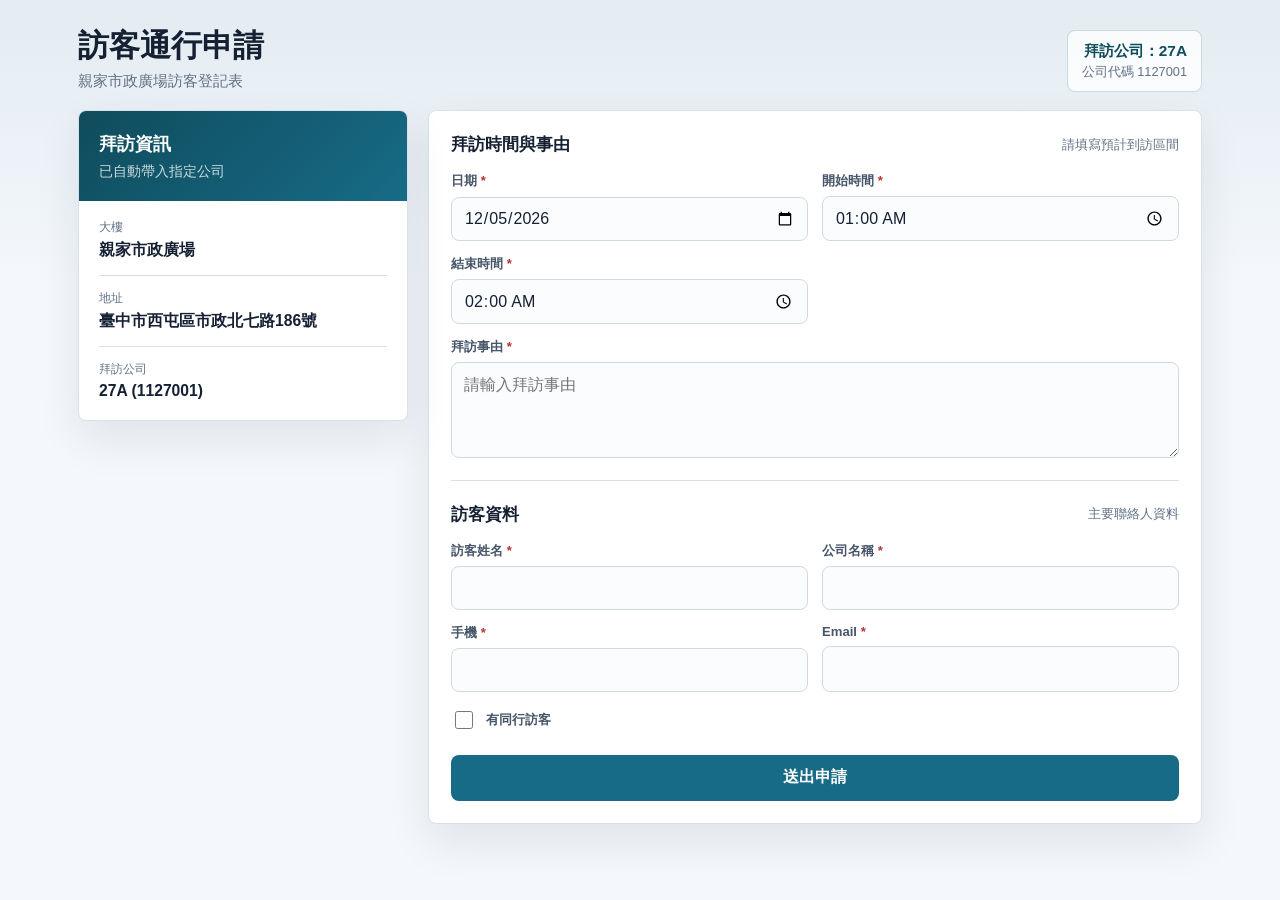
<file: visitor.html>
<!DOCTYPE html>
<html lang="zh-Hant">
<head>
  <meta charset="UTF-8">
  <meta name="viewport" content="width=device-width, initial-scale=1.0">
  <title>訪客通行申請</title>
  <style>
    :root {
      color-scheme: light;
      --bg: #f4f7fb;
      --surface: #ffffff;
      --surface-2: #eef4f8;
      --text: #152033;
      --muted: #617084;
      --line: #d8e1ea;
      --field: #fbfcfe;
      --primary: #176b87;
      --primary-dark: #0f4c5c;
      --accent: #d56a3d;
      --danger: #bd2f2f;
      --success: #1f7a4d;
      --shadow: 0 18px 45px rgba(21, 32, 51, .09);
      --radius: 8px;
    }

    * { box-sizing: border-box; }

    body {
      margin: 0;
      min-height: 100vh;
      font-family: -apple-system, BlinkMacSystemFont, "Segoe UI", "Noto Sans TC", sans-serif;
      background:
        linear-gradient(180deg, rgba(23, 107, 135, .08), transparent 280px),
        var(--bg);
      color: var(--text);
    }

    button, input, select, textarea { font: inherit; }

    .page {
      width: min(1180px, 100%);
      margin: 0 auto;
      padding: 28px;
    }

    .topbar {
      display: flex;
      align-items: flex-end;
      justify-content: space-between;
      gap: 20px;
      margin-bottom: 18px;
    }

    .title-group h1 {
      margin: 0;
      font-size: clamp(1.5rem, 2.4vw, 2.3rem);
      line-height: 1.15;
      letter-spacing: 0;
    }

    .title-group p {
      margin: 8px 0 0;
      color: var(--muted);
      font-size: .96rem;
    }

    .company-pill {
      display: inline-flex;
      flex-direction: column;
      align-items: flex-end;
      gap: 2px;
      padding: 10px 14px;
      border: 1px solid rgba(23, 107, 135, .22);
      border-radius: var(--radius);
      background: rgba(255, 255, 255, .78);
      color: var(--primary-dark);
      white-space: nowrap;
    }

    .company-pill strong { font-size: .96rem; }
    .company-pill span { font-size: .8rem; color: var(--muted); }

    .layout {
      display: grid;
      grid-template-columns: 330px minmax(0, 1fr);
      gap: 20px;
      align-items: start;
    }

    .panel {
      background: var(--surface);
      border: 1px solid var(--line);
      border-radius: var(--radius);
      box-shadow: var(--shadow);
    }

    .summary {
      position: sticky;
      top: 18px;
      overflow: hidden;
    }

    .summary-head {
      padding: 20px;
      background: linear-gradient(135deg, var(--primary-dark), var(--primary));
      color: #fff;
    }

    .summary-head h2 {
      margin: 0;
      font-size: 1.14rem;
      letter-spacing: 0;
    }

    .summary-head p {
      margin: 6px 0 0;
      color: rgba(255, 255, 255, .78);
      font-size: .9rem;
    }

    .summary-list {
      display: grid;
      gap: 14px;
      padding: 18px 20px 20px;
    }

    .summary-item {
      display: grid;
      gap: 4px;
      padding-bottom: 14px;
      border-bottom: 1px solid var(--line);
    }

    .summary-item:last-child {
      padding-bottom: 0;
      border-bottom: 0;
    }

    .summary-item span {
      color: var(--muted);
      font-size: .78rem;
    }

    .summary-item strong {
      font-size: .98rem;
      font-weight: 700;
      overflow-wrap: anywhere;
    }

    .form-panel { padding: 22px; }

    .section {
      padding: 0 0 22px;
      margin-bottom: 22px;
      border-bottom: 1px solid var(--line);
    }

    .section:last-of-type {
      padding-bottom: 0;
      margin-bottom: 0;
      border-bottom: 0;
    }

    .section-title {
      display: flex;
      align-items: center;
      justify-content: space-between;
      gap: 16px;
      margin-bottom: 16px;
    }

    .section-title h2 {
      margin: 0;
      font-size: 1.05rem;
      letter-spacing: 0;
    }

    .section-title span {
      color: var(--muted);
      font-size: .82rem;
      white-space: nowrap;
    }

    .grid {
      display: grid;
      grid-template-columns: repeat(2, minmax(0, 1fr));
      gap: 14px;
    }

    .field { display: grid; gap: 6px; }
    .field.full { grid-column: 1 / -1; }

    label {
      color: #465569;
      font-size: .82rem;
      font-weight: 700;
    }

    .req { color: var(--danger); }

    input, select, textarea {
      width: 100%;
      min-height: 44px;
      border: 1px solid #cfd9e4;
      border-radius: var(--radius);
      background: var(--field);
      color: var(--text);
      padding: 10px 12px;
      outline: none;
      transition: border-color .18s ease, box-shadow .18s ease, background .18s ease;
    }

    textarea {
      min-height: 96px;
      line-height: 1.55;
      resize: vertical;
    }

    input:focus, select:focus, textarea:focus {
      border-color: var(--primary);
      background: #fff;
      box-shadow: 0 0 0 4px rgba(23, 107, 135, .13);
    }

    input[readonly] {
      background: #eef3f7;
      color: #44546a;
    }

    select:disabled {
      color: var(--muted);
      background: #eef3f7;
    }

    .inline-check {
      display: inline-flex;
      align-items: center;
      gap: 10px;
      margin-top: 16px;
      color: #465569;
      font-weight: 700;
    }

    .inline-check input {
      width: 18px;
      min-height: 18px;
      accent-color: var(--primary);
    }

    .companions {
      display: grid;
      gap: 12px;
      margin-top: 14px;
    }

    .visitor-card {
      position: relative;
      padding: 16px;
      border: 1px solid var(--line);
      border-radius: var(--radius);
      background: var(--surface-2);
    }

    .visitor-card h3 {
      margin: 0 34px 12px 0;
      font-size: .95rem;
    }

    .icon-button {
      position: absolute;
      top: 10px;
      right: 10px;
      width: 32px;
      height: 32px;
      border: 1px solid transparent;
      border-radius: var(--radius);
      background: transparent;
      color: var(--muted);
      cursor: pointer;
    }

    .icon-button:hover {
      border-color: rgba(189, 47, 47, .2);
      background: rgba(189, 47, 47, .08);
      color: var(--danger);
    }

    .secondary-button, .submit-button, .back-button {
      min-height: 46px;
      border: 0;
      border-radius: var(--radius);
      cursor: pointer;
      font-weight: 800;
    }

    .secondary-button {
      width: 100%;
      border: 1px dashed rgba(23, 107, 135, .45);
      background: #f7fbfd;
      color: var(--primary-dark);
    }

    .secondary-button:hover { background: #edf7fb; }

    .actions {
      display: grid;
      gap: 12px;
      margin-top: 22px;
    }

    .submit-button, .back-button {
      width: 100%;
      background: var(--primary);
      color: #fff;
    }

    .submit-button:hover, .back-button:hover { background: var(--primary-dark); }
    .submit-button:disabled { cursor: wait; opacity: .65; }

    .error {
      display: none;
      border: 1px solid rgba(189, 47, 47, .2);
      border-radius: var(--radius);
      background: #fff3f1;
      color: var(--danger);
      padding: 10px 12px;
      font-weight: 700;
    }

    .error.show { display: block; }

    .status {
      display: none;
      align-items: center;
      gap: 10px;
      color: var(--muted);
      font-weight: 700;
    }

    .status.show { display: flex; }

    .spinner {
      width: 20px;
      height: 20px;
      border: 3px solid #cdd8e2;
      border-top-color: var(--primary);
      border-radius: 50%;
      animation: spin .7s linear infinite;
    }

    .result {
      display: none;
      padding: 42px 22px;
      text-align: center;
    }

    .result.show { display: block; }

    .result-mark {
      width: 58px;
      height: 58px;
      display: grid;
      place-items: center;
      margin: 0 auto 16px;
      border-radius: 50%;
      background: rgba(31, 122, 77, .12);
      color: var(--success);
      font-size: 2rem;
      font-weight: 900;
    }

    .result h2 {
      margin: 0;
      color: var(--success);
      font-size: 1.35rem;
    }

    .result p {
      margin: 8px auto 22px;
      max-width: 420px;
      color: var(--muted);
    }

    .hidden { display: none !important; }

    @keyframes spin { to { transform: rotate(360deg); } }

    @media (max-width: 860px) {
      .page { padding: 18px; }
      .topbar { align-items: stretch; flex-direction: column; }
      .company-pill { align-items: flex-start; white-space: normal; }
      .layout { grid-template-columns: 1fr; }
      .summary { position: static; }
      .summary-list { grid-template-columns: repeat(2, minmax(0, 1fr)); }
    }

    @media (max-width: 620px) {
      .page { padding: 14px; }
      .form-panel { padding: 16px; }
      .summary-list, .grid { grid-template-columns: 1fr; }
      .section-title { align-items: flex-start; flex-direction: column; gap: 4px; }
      .section-title span { white-space: normal; }
    }
  </style>
</head>
<body>
  <main class="page">
    <header class="topbar">
      <div class="title-group">
        <h1>訪客通行申請</h1>
        <p>親家市政廣場訪客登記表</p>
      </div>
      <div class="company-pill" aria-label="預設拜訪公司">
        <strong>拜訪公司：27A</strong>
        <span>公司代碼 1127001</span>
      </div>
    </header>

    <div class="layout" id="formSection">
      <aside class="panel summary">
        <div class="summary-head">
          <h2>拜訪資訊</h2>
          <p>已自動帶入指定公司</p>
        </div>
        <div class="summary-list">
          <div class="summary-item">
            <span>大樓</span>
            <strong>親家市政廣場</strong>
          </div>
          <div class="summary-item">
            <span>地址</span>
            <strong>臺中市西屯區市政北七路186號</strong>
          </div>
          <div class="summary-item">
            <span>拜訪公司</span>
            <strong id="summaryCompany">27A (1127001)</strong>
          </div>
        </div>
      </aside>

      <section class="panel form-panel">
        <form id="visitorForm" novalidate>
          <section class="section">
            <div class="section-title">
              <h2>拜訪時間與事由</h2>
              <span>請填寫預計到訪區間</span>
            </div>
            <div class="grid">
              <div class="field">
                <label for="visitDate">日期 <span class="req">*</span></label>
                <input id="visitDate" type="date" required>
              </div>
              <div class="field">
                <label for="startTime">開始時間 <span class="req">*</span></label>
                <input id="startTime" type="time" required>
              </div>
              <div class="field">
                <label for="endTime">結束時間 <span class="req">*</span></label>
                <input id="endTime" type="time" required>
              </div>
              <div class="field full">
                <label for="reason">拜訪事由 <span class="req">*</span></label>
                <textarea id="reason" maxlength="250" placeholder="請輸入拜訪事由" required></textarea>
              </div>
            </div>
          </section>

          <section class="section">
            <div class="section-title">
              <h2>訪客資料</h2>
              <span>主要聯絡人資料</span>
            </div>
            <div class="grid">
              <div class="field">
                <label for="visitorName">訪客姓名 <span class="req">*</span></label>
                <input id="visitorName" type="text" maxlength="20" autocomplete="name" required>
              </div>
              <div class="field">
                <label for="visitorCompany">公司名稱 <span class="req">*</span></label>
                <input id="visitorCompany" type="text" maxlength="20" autocomplete="organization" required>
              </div>
              <div class="field">
                <label for="visitorMobile">手機 <span class="req">*</span></label>
                <input id="visitorMobile" type="tel" inputmode="tel" autocomplete="tel" required>
              </div>
              <div class="field">
                <label for="visitorEmail">Email <span class="req">*</span></label>
                <input id="visitorEmail" type="email" autocomplete="email" required>
              </div>
            </div>

            <label class="inline-check">
              <input id="hasCompanions" type="checkbox">
              有同行訪客
            </label>

            <div id="companionsWrap" class="companions hidden">
              <div id="companionsList" class="companions"></div>
              <button class="secondary-button" id="addCompanion" type="button">新增同行訪客</button>
            </div>
          </section>

          <div class="actions">
            <div class="error" id="formError"></div>
            <div class="status" id="statusLine">
              <span class="spinner"></span>
              <span id="statusText">處理中</span>
            </div>
            <button class="submit-button" id="submitButton" type="submit">送出申請</button>
          </div>
        </form>
      </section>
    </div>

    <section class="panel result" id="resultSection">
      <div class="result-mark">✓</div>
      <h2>申請已送出</h2>
      <p>系統已收到訪客通行申請，請等待管理單位審核。</p>
      <button class="back-button" id="newApplication" type="button">填寫下一筆</button>
    </section>
  </main>

  <script>
    const API_BASE = 'https://vas-api.pss-group-prod.com/vas-pss/api/v1';
    const DEFAULT_VISIT = {
      buildingNo: 'IC0481',
      buildingName: '親家市政廣場',
      enterpriseId: '1127001',
      enterpriseName: '27A',
      enterpriseDisplay: '27A (1127001)',
      hostName: 'finance@wdkingtech.com',
      hostEmail: 'finance@wdkingtech.com'
    };

    let guestToken = '';
    let companionCount = 0;
    let isSubmitting = false;

    const $ = id => document.getElementById(id);
    const emailPattern = /^[^\s@]+@[^\s@]+\.[^\s@]+$/;

    function setStatus(message, active) {
      $('statusText').textContent = message;
      $('statusLine').classList.toggle('show', active);
      $('submitButton').disabled = active;
    }

    function showError(message) {
      $('formError').textContent = message;
      $('formError').classList.add('show');
    }

    function clearError() {
      $('formError').textContent = '';
      $('formError').classList.remove('show');
    }

    function pad2(number) {
      return String(number).padStart(2, '0');
    }

    function escapeHtml(value) {
      const div = document.createElement('div');
      div.textContent = value || '';
      return div.innerHTML;
    }

    function formatDateTime(date, time) {
      const value = new Date(`${date}T${time}:00`);
      return `${value.getFullYear()}-${pad2(value.getMonth() + 1)}-${pad2(value.getDate())} ${pad2(value.getHours())}:${pad2(value.getMinutes())}:00`;
    }

    async function apiFetch(path, options = {}) {
      const response = await fetch(`${API_BASE}/${path}`, {
        ...options,
        headers: {
          'Content-Type': 'application/json',
          ...(options.headers || {})
        }
      });
      const data = await response.json();
      if (!response.ok) throw new Error(data.ReturnMsg || `HTTP ${response.status}`);
      return data;
    }

    async function ensureGuestToken() {
      if (guestToken) return guestToken;
      const data = await apiFetch('vas/guest');
      if (data.ReturnCode !== '0' || !data.AccessToken) {
        throw new Error(data.ReturnMsg || '無法取得訪客權限');
      }
      guestToken = data.AccessToken;
      return guestToken;
    }

    function fillDefaultTime() {
      const now = new Date();
      const startHour = Math.min(now.getHours() + 1, 23);
      const endHour = Math.min(now.getHours() + 2, 23);
      $('visitDate').value = now.toISOString().slice(0, 10);
      $('startTime').value = `${pad2(startHour)}:00`;
      $('endTime').value = `${pad2(endHour)}:00`;
    }

    function addCompanionCard() {
      companionCount += 1;
      const card = document.createElement('div');
      card.className = 'visitor-card';
      card.dataset.companion = String(companionCount);
      card.innerHTML = `
        <button class="icon-button" type="button" aria-label="移除同行訪客">×</button>
        <h3>同行訪客 #${companionCount}</h3>
        <div class="grid">
          <div class="field">
            <label>姓名 <span class="req">*</span></label>
            <input class="companion-name" type="text" maxlength="20">
          </div>
          <div class="field">
            <label for="visitorCompany">公司名稱 <span class="req">*</span></label>
            <input class="companion-company" type="text" maxlength="20">
          </div>
          <div class="field">
            <label for="visitorMobile">手機 <span class="req">*</span></label>
            <input class="companion-mobile" type="tel" inputmode="tel">
          </div>
          <div class="field">
            <label for="visitorEmail">Email <span class="req">*</span></label>
            <input class="companion-email" type="email">
          </div>
        </div>
      `;
      card.querySelector('.icon-button').addEventListener('click', () => {
        card.remove();
        reindexCompanions();
      });
      $('companionsList').appendChild(card);
    }

    function reindexCompanions() {
      [...$('companionsList').querySelectorAll('.visitor-card')].forEach((card, index) => {
        card.querySelector('h3').textContent = `同行訪客 #${index + 1}`;
      });
      companionCount = $('companionsList').querySelectorAll('.visitor-card').length;
    }

    function collectCompanions(defaultCompany) {
      return [...$('companionsList').querySelectorAll('.visitor-card')]
        .map(card => ({
          VisitorName: card.querySelector('.companion-name').value.trim(),
          VisitorCompany: card.querySelector('.companion-company').value.trim() || defaultCompany,
          VisitorPhone: card.querySelector('.companion-mobile').value.trim(),
          VisitorEmail: card.querySelector('.companion-email').value.trim()
        }))
        .filter(visitor => visitor.VisitorName);
    }

    function validate(values) {
      if (!values.visitDate) return '請選擇日期';
      if (!values.startTime) return '請選擇開始時間';
      if (!values.endTime) return '請選擇結束時間';
      if (values.startTime >= values.endTime) return '結束時間必須晚於開始時間';
      if (!values.reason) return '請填寫拜訪事由';
      if (!values.visitorName) return '請填寫訪客姓名';
      if (!values.visitorCompany) return '請填寫訪客公司';
      if (!values.visitorMobile) return '請填寫訪客手機';
      if (!emailPattern.test(values.visitorEmail)) return '請填寫正確的訪客 Email';
      return '';
    }

    async function handleSubmit(event) {
      event.preventDefault();
      if (isSubmitting) return;
      clearError();

      const values = {
        visitDate: $('visitDate').value,
        startTime: $('startTime').value,
        endTime: $('endTime').value,
        reason: $('reason').value.trim(),
        visitorName: $('visitorName').value.trim(),
        visitorCompany: $('visitorCompany').value.trim(),
        visitorMobile: $('visitorMobile').value.trim(),
        visitorEmail: $('visitorEmail').value.trim()
      };

      const validationMessage = validate(values);
      if (validationMessage) {
        showError(validationMessage);
        return;
      }

      isSubmitting = true;
      setStatus('送出申請中', true);

      try {
        const token = await ensureGuestToken();
        const visitors = [{
          VisitorNo: 1,
          VisitorName: values.visitorName,
          VisitorCompany: values.visitorCompany,
          VisitorPhone: values.visitorMobile,
          VisitorEmail: values.visitorEmail
        }];

        if ($('hasCompanions').checked) {
          collectCompanions(values.visitorCompany).forEach(visitor => {
            visitors.push({ VisitorNo: visitors.length + 1, ...visitor });
          });
        }

        const payload = {
          ApplyNo: String(Date.now()),
          BuildingNo: DEFAULT_VISIT.buildingNo,
          EnterpriseId: DEFAULT_VISIT.enterpriseId,
          EmpName: DEFAULT_VISIT.hostName,
          EmpEmail: DEFAULT_VISIT.hostEmail,
          VisitorCompany: values.visitorCompany,
          VisitorCount: visitors.length,
          VisitorStartTime: formatDateTime(values.visitDate, values.startTime),
          VisitorEndTime: formatDateTime(values.visitDate, values.endTime),
          VisitorReason: values.reason,
          VisitorStatus: 'A',
          VisitorList: visitors
        };

        const result = await apiFetch('vas/visitor-application', {
          method: 'POST',
          body: JSON.stringify(payload),
          headers: { Authorization: `Bearer ${token}` }
        });

        if (result.ReturnCode !== '0') {
          throw new Error(result.ReturnMsg || '送出失敗');
        }

        $('formSection').classList.add('hidden');
        $('resultSection').classList.add('show');
        window.scrollTo({ top: 0, behavior: 'smooth' });
      } catch (error) {
        showError(`送出失敗：${error.message}`);
      } finally {
        isSubmitting = false;
        setStatus('', false);
      }
    }

    function resetForm() {
      $('visitorForm').reset();
      clearError();
      $('companionsList').innerHTML = '';
      $('companionsWrap').classList.add('hidden');
      companionCount = 0;
      fillDefaultTime();
      $('formSection').classList.remove('hidden');
      $('resultSection').classList.remove('show');
      window.scrollTo({ top: 0, behavior: 'smooth' });
    }

    $('hasCompanions').addEventListener('change', event => {
      const enabled = event.target.checked;
      $('companionsWrap').classList.toggle('hidden', !enabled);
      if (enabled && !$('companionsList').children.length) addCompanionCard();
      if (!enabled) {
        $('companionsList').innerHTML = '';
        companionCount = 0;
      }
    });

    $('addCompanion').addEventListener('click', addCompanionCard);
    $('visitorForm').addEventListener('submit', handleSubmit);
    $('newApplication').addEventListener('click', resetForm);

    $('summaryCompany').textContent = escapeHtml(DEFAULT_VISIT.enterpriseDisplay);
    fillDefaultTime();
  </script>
</body>
</html>
</file>
<file: style.css>
:root{color-scheme:light;--bg:#f5f6f8;--bg-2:#fff;--bg-input:#fff;--surface:#fff;--surface-2:#f5f6f8;--text:#24334b;--text-heading:#172b4d;--text-muted:#5e6d82;--muted:#5e6d82;--border:#dce2ea;--line:#dce2ea;--field:#fff;--theme:#234875;--primary:#234875;--primary-dark:#183455;--accent:#234875;--danger:#b42318;--success:#17764b;--shadow:none;--radius:12px}
html{font-size:16px}body{margin:0;background:var(--bg);font-family:-apple-system,BlinkMacSystemFont,"Segoe UI","Microsoft JhengHei",sans-serif;color:var(--text);line-height:1.65}*{box-sizing:border-box}button,input,textarea,select{font-family:inherit;font-size:1rem}button,a,input,select,textarea{-webkit-tap-highlight-color:transparent}a{color:var(--primary)}a:focus-visible,button:focus-visible,input:focus-visible,select:focus-visible,textarea:focus-visible{outline:3px solid #7198cc;outline-offset:3px}.site-header{background:white;border-bottom:1px solid var(--line)}.site-head-inner{max-width:1120px;margin:auto;padding:22px 32px;display:flex;justify-content:space-between;align-items:center;gap:20px}.site-brand{display:flex;align-items:center;gap:13px;text-decoration:none;color:var(--text-heading);font-size:1.125rem;font-weight:700}.brand-mark{display:grid;place-items:center;width:38px;height:38px;border-radius:9px;background:var(--primary);color:white;font-size:1rem}.brand-sub{color:var(--muted);font-size:.875rem;font-weight:400;margin-left:12px}.site-nav{display:flex;gap:5px;background:#f1f3f6;padding:5px;border-radius:9px}.site-nav a{padding:9px 20px;text-decoration:none;color:var(--muted);border-radius:6px;font-size:.9375rem;font-weight:600;white-space:nowrap}.site-nav a[aria-current=page]{background:var(--primary);color:white}.page,.container{width:100%;max-width:1120px;padding:36px 32px;margin:0 auto}.topbar{margin-bottom:28px;align-items:center}.title-group h1,h1{font-size:1.75rem;line-height:1.4;letter-spacing:0}.title-group p{font-size:.9375rem}.company-pill{border:0;background:transparent;padding:0;color:var(--primary)}.company-pill span{font-size:.875rem}.layout{grid-template-columns:270px minmax(0,1fr);gap:28px}.panel,.card{border:1px solid var(--line);border-radius:12px;box-shadow:none;background:white}.card:hover{box-shadow:none}.summary-head{background:#edf1f7;color:var(--text-heading);padding:22px}.summary-head p{color:var(--muted)}.summary-list{padding:22px}.summary-item span{font-size:.875rem}.summary-item strong{font-size:.9375rem;font-weight:500}.form-panel{padding:28px}.section-title h2,h2{font-size:1.0625rem;letter-spacing:0}.section-title span{font-size:.875rem}h2:before{display:none}label{font-size:.9375rem;color:var(--text);letter-spacing:0;text-transform:none}input,textarea,select{font-size:1rem;border:1px solid var(--line);border-radius:7px;background:white;color:var(--text);min-height:46px}input:focus,select:focus,textarea:focus{border-color:var(--primary);box-shadow:0 0 0 3px #23487512}select option{background:white;color:var(--text)}input[type=checkbox]{min-height:initial;accent-color:var(--primary)}.submit-button,.back-button,.submit-btn,.login-btn{background:var(--primary);color:white;border-radius:7px;min-height:48px;font-size:1rem;box-shadow:none;letter-spacing:0}.submit-button:hover,.login-btn:hover,.submit-btn:hover{background:var(--primary-dark);box-shadow:none;transform:none}.secondary-button,.add-visitor-btn{color:var(--primary);border-color:var(--line);background:#f5f7fa}.login-section{max-width:460px;margin:28px auto 60px;padding:40px;text-align:left}.login-section h1{text-align:left;font-size:1.75rem;margin:0 0 8px}.login-section .login-logo{display:none}.login-section .subtitle{margin-bottom:30px;font-size:1rem}.login-section .form-group{margin-bottom:22px}.login-section .login-btn{margin-top:8px}.login-note{font-size:.875rem;color:var(--muted);text-align:center;margin-top:20px}.card{padding:26px}.building-badge,.user-badge{background:#edf1f7;color:var(--primary);border:0;font-size:.875rem}.user-avatar{background:var(--primary);color:white}.logout-btn,.reload-btn{font-size:.875rem;min-height:40px;color:var(--primary);border:1px solid var(--line);background:white}.pending-table th,.pending-table td{font-size:.875rem;color:var(--text)}.pending-table th{background:#f4f6f9}.pending-table tbody tr:hover{background:#f5f7fa}.approve-btn,.reject-btn{font-size:.875rem;min-height:36px}.approve-btn{color:#11613d;background:#eaf6ef}.reject-btn{color:#9b251c;background:#fbeeee}.empty-state{color:var(--muted);font-size:1rem}.error,.error-msg{font-size:.9375rem}.loading-overlay{background:#f5f6f8ef;color:var(--text)}.spinner{border-color:#dce2ea;border-top-color:var(--primary)}.site-footer{max-width:1056px;margin:0 auto;padding:22px 0 30px;border-top:1px solid var(--line);display:flex;justify-content:space-between;gap:12px;font-size:.875rem;color:var(--muted)}.site-footer a{color:var(--muted)}.hint,.field-hint,.duration-hint{font-size:.875rem} .table-wrap{overflow-x:auto}
@media(max-width:760px){.site-head-inner{padding:18px 20px;flex-direction:column;align-items:stretch;gap:18px}.site-brand{justify-content:center}.brand-sub{display:none}.site-nav a{flex:1;text-align:center;padding:9px 14px}.page,.container{padding:24px 18px}.topbar{align-items:flex-start}.title-group h1{font-size:1.5rem}.layout{grid-template-columns:1fr;gap:20px}.summary{position:static}.summary-head{padding:16px 20px}.summary-list{padding:16px 20px;gap:8px}.summary-item{grid-template-columns:74px 1fr;border:0;padding:0;gap:8px}.summary-head p{display:none}.form-panel,.card{padding:22px}.company-pill{display:none}.site-footer{margin:0 18px;flex-direction:column;padding:20px 0}.login-section{margin:12px auto 40px;padding:28px 24px}.form-group{min-width:0;width:100%}.split-card{flex-direction:column}.split-panel{min-width:0}.header-bar{flex-wrap:wrap}.header-right{flex-wrap:wrap}.section-title{align-items:flex-start}.pending-header{flex-wrap:wrap;gap:12px}}@media(prefers-reduced-motion:reduce){*{transition:none!important;animation:none!important}}
[hidden]{display:none!important}.management-tabs{display:flex;gap:4px;border-bottom:1px solid var(--line);margin:2px 0 26px;padding:0 4px}.management-tabs button{border:0;background:transparent;padding:15px 22px;min-height:50px;color:var(--muted);font-weight:600;border-bottom:3px solid transparent;cursor:pointer}.management-tabs button[aria-selected=true]{border-bottom-color:var(--primary);color:var(--primary)}.management-tabs button:hover{background:#edf1f7}.view-heading{margin-bottom:24px}.view-heading h2{margin:0 0 6px;padding:0;border:0;font-size:1.2rem}.view-heading p,.view-note,.settings-note,.dispatch-note{font-size:.9375rem;color:var(--muted);margin:8px 0 20px}.query-controls{display:flex;align-items:flex-end;gap:12px;margin-bottom:26px}.query-controls input{width:200px}.outline-button{border:1px solid var(--line);color:var(--primary);background:white;border-radius:7px;padding:8px 18px;min-height:44px;cursor:pointer;white-space:nowrap}.outline-button:hover{background:#edf1f7}.query-error{color:var(--danger);padding:12px 0}.account-panel{max-width:660px;margin-left:auto;margin-right:auto}.account-identity{display:grid;grid-template-columns:140px minmax(0,1fr);gap:8px 16px;background:#f5f7fa;border-radius:8px;padding:20px;margin:20px 0 26px;font-size:.9375rem}.account-identity span{color:var(--muted)}.account-identity strong{font-weight:500;overflow-wrap:anywhere}#accountForm>input{margin:6px 0 20px}#accountForm input{width:100%}.password-grid{display:grid;grid-template-columns:1fr 1fr;gap:16px;margin-bottom:20px}.password-grid input{margin-top:6px}.visitor-dialog{width:min(620px,calc(100% - 32px));max-height:85vh;overflow:auto;border:1px solid var(--line);border-radius:14px;padding:28px;color:var(--text)}.visitor-dialog::backdrop{background:#14243c80}.dialog-heading{display:flex;justify-content:space-between;align-items:center;gap:20px;margin-bottom:24px}.dialog-heading h2{border:0;margin:0;padding:0}.detail-list{display:grid;grid-template-columns:100px minmax(0,1fr);gap:12px;font-size:.9375rem}.detail-list dt{color:var(--muted)}.detail-list dd{margin:0;overflow-wrap:anywhere}.detail-visitor{margin-top:22px;border-top:1px solid var(--line);padding-top:18px}.detail-visitor h3{font-size:1rem;margin-bottom:10px}.detail-visitor p{font-size:.9375rem;overflow-wrap:anywhere}.dispatch-note{margin-top:18px}.pending-table{min-width:680px}button:disabled{cursor:wait;opacity:.6}@media(max-width:640px){.management-tabs{gap:0;padding:0}.management-tabs button{flex:1;padding:12px 3px;font-size:.875rem}.password-grid{grid-template-columns:1fr}.account-identity{grid-template-columns:1fr;gap:4px;padding:16px}.account-identity strong{margin-bottom:10px}.query-controls input{width:100%;min-width:0}.query-controls>div{flex:1;min-width:0}.visitor-dialog{padding:20px}.detail-list{grid-template-columns:80px minmax(0,1fr)}}
</file>
